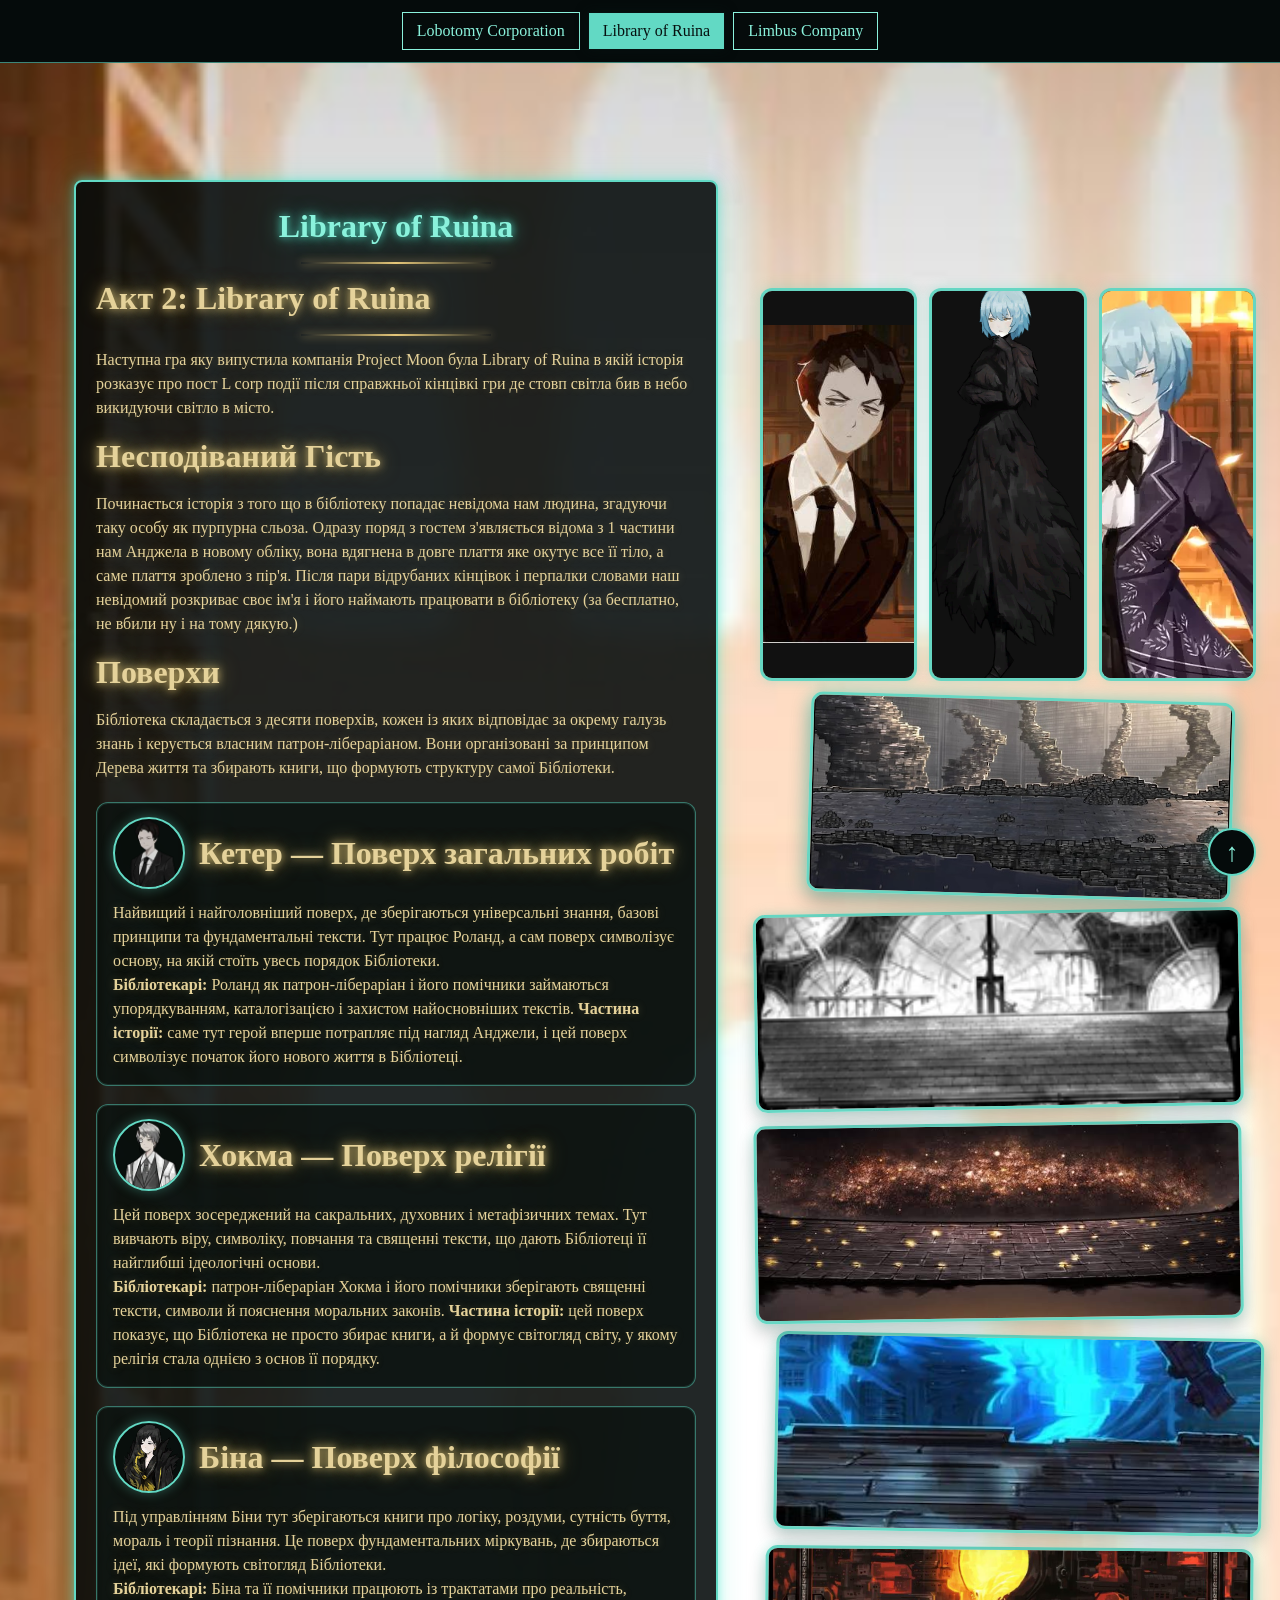
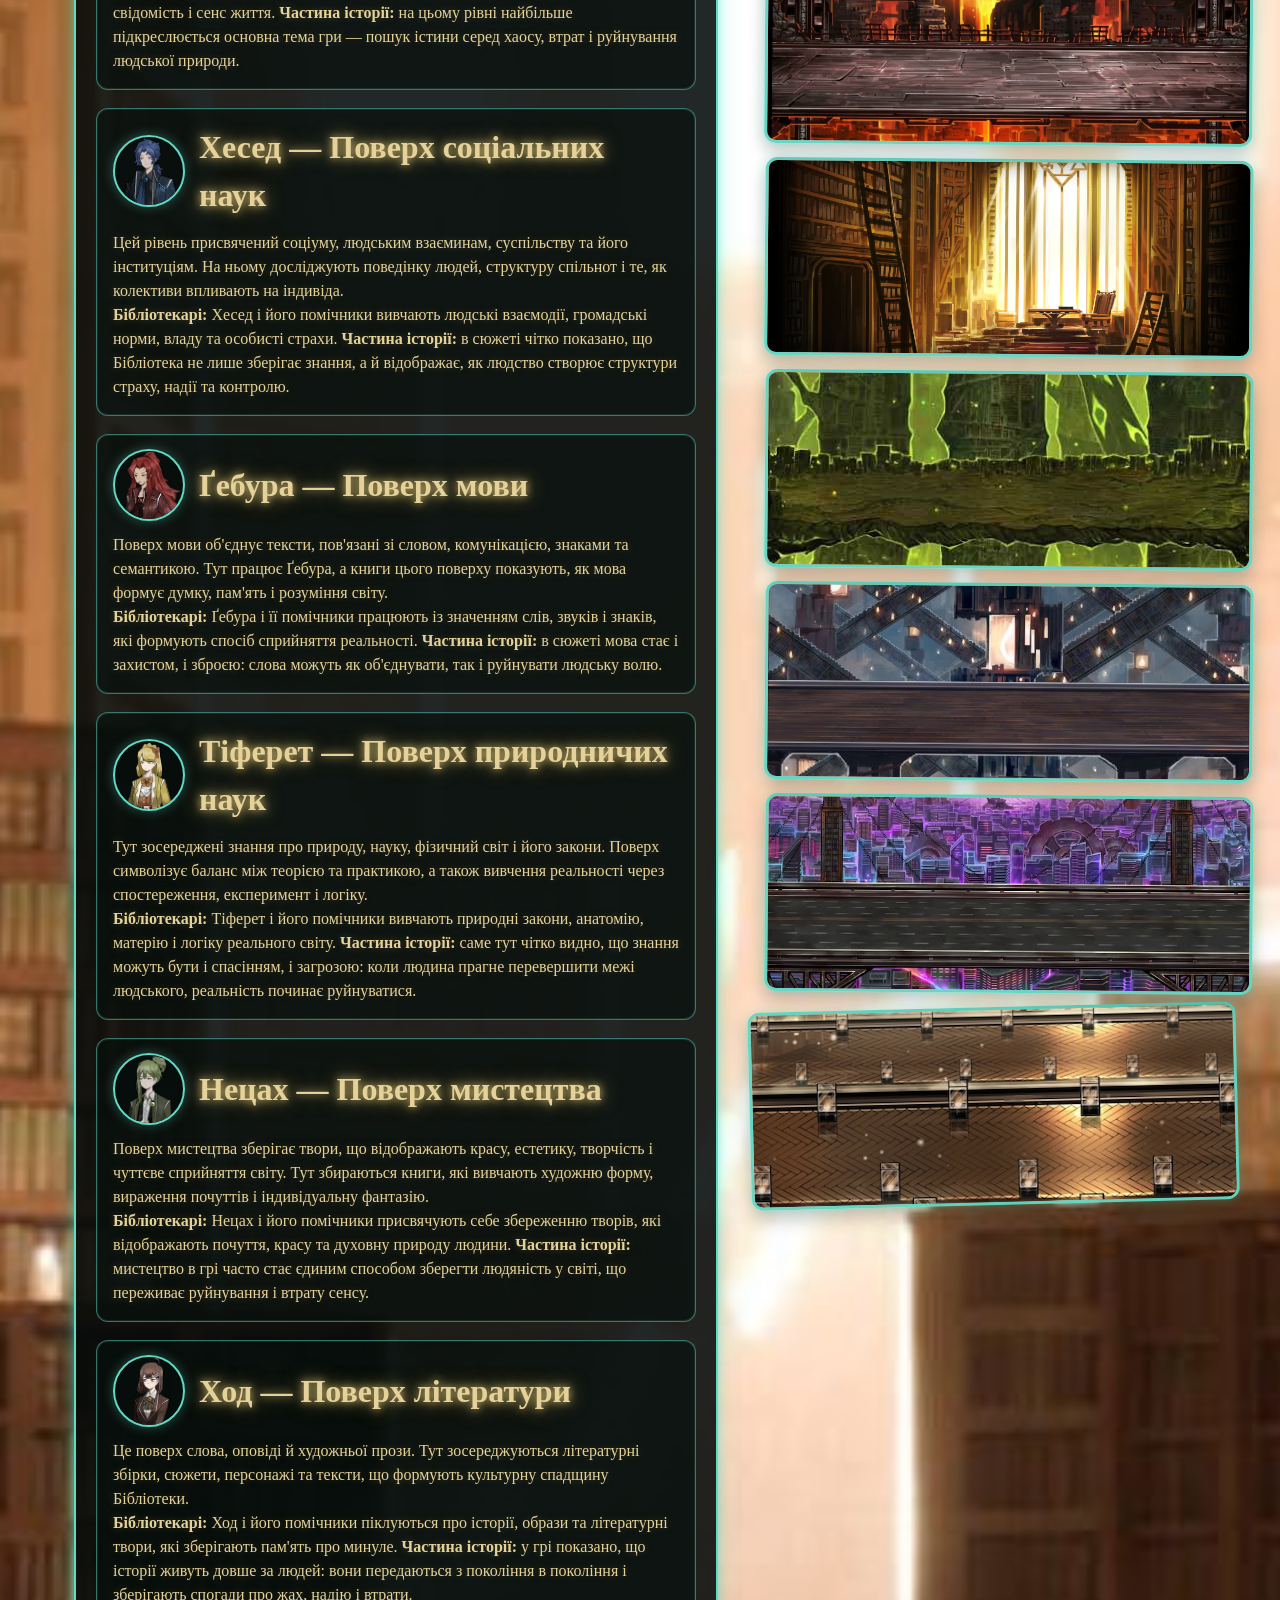
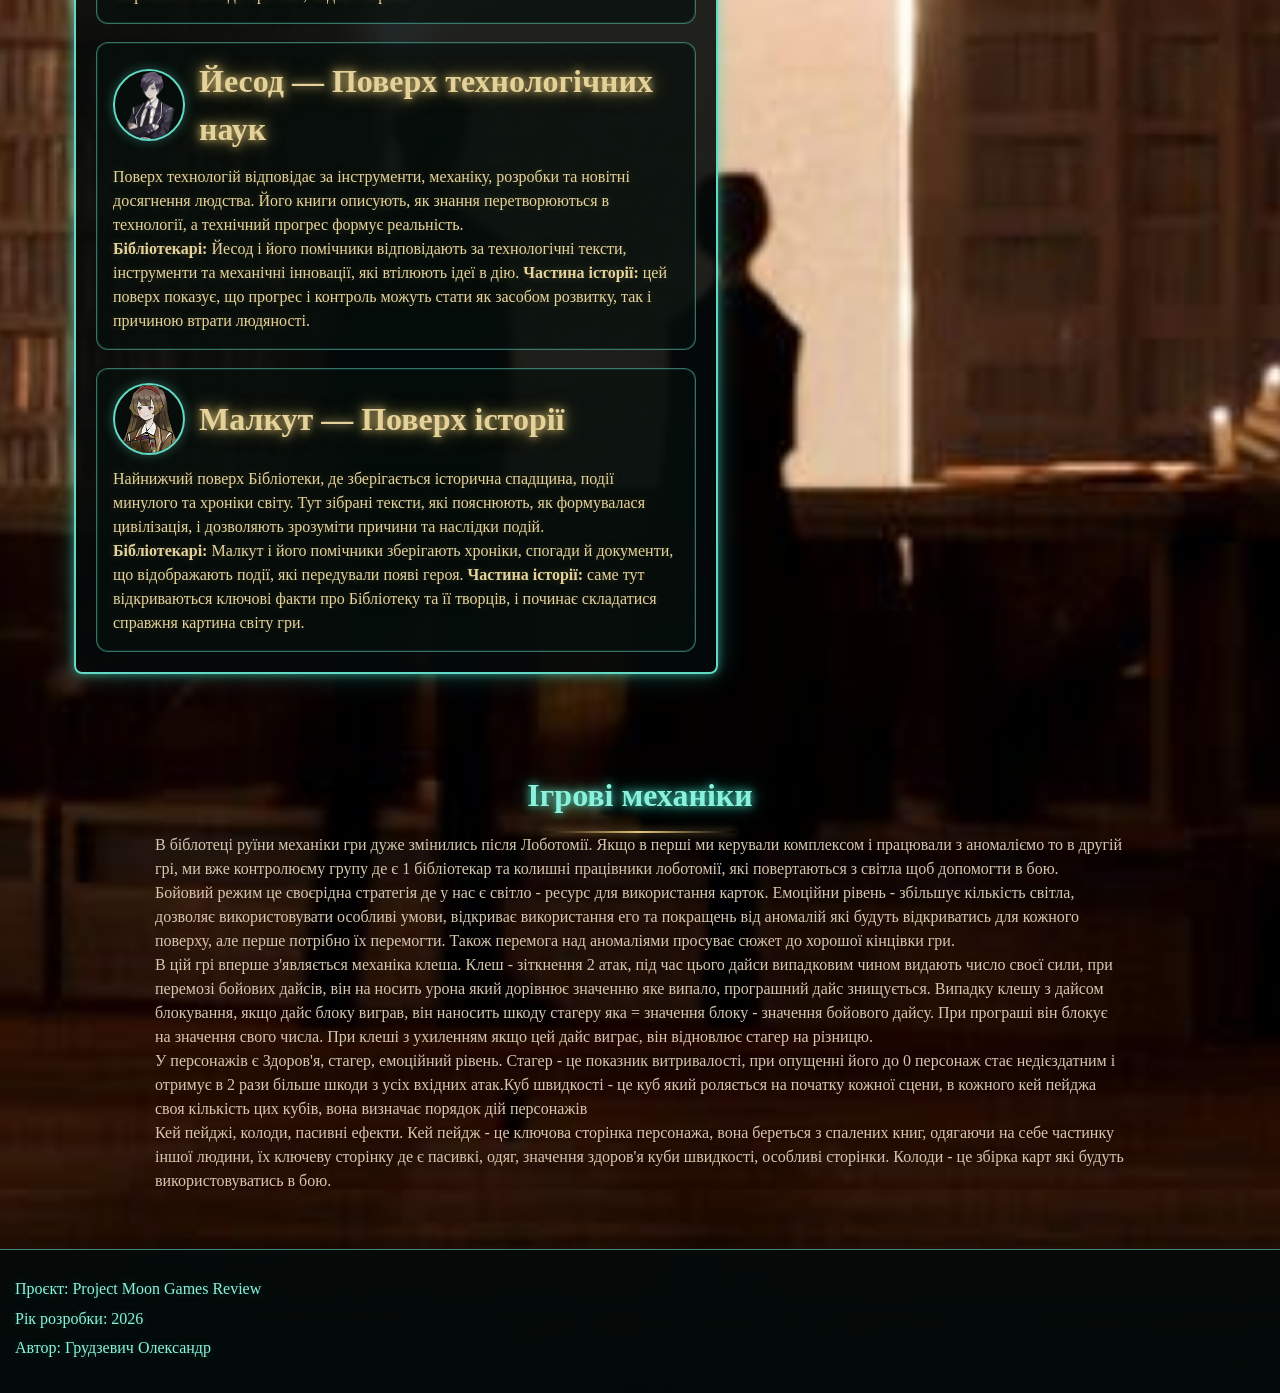
<file: library-of-ruina.html>
<!DOCTYPE html>
<html lang="uk">
    <head>
        <meta charset="UTF-8">
        <meta name="viewport" content="width=device-width, initial-scale=1.0">
        <link rel="stylesheet" href="css/library-of-ruina.css">
        <title>Library of Ruina | Project Moon</title>
    </head>
    <body class="library-page">
        <header class="library-masthead" id="page-top">
            <nav class="site-nav" aria-label="Навігація між сторінками сайту">
                <a href="Lobotomy.html">Lobotomy Corporation</a>
                <a href="library-of-ruina.html" aria-current="page">Library of Ruina</a>
                <a href="limbus-company.html">Limbus Company</a>
            </nav>
        </header>   
        <main>
            <section class="library-section">
                <div class="container">
                    <div class="card cyan-gold-card">
                        <h3>Library of Ruina</h3>
                        <div class="review-placeholder">
                            <h1>Акт 2: Library of Ruina</h1>
                            <p>Наступна гра яку випустила компанія Project Moon була Library of Ruina в якій історія розказує про пост L corp події після справжньої кінцівкі гри де стовп світла бив в небо викидуючи світло в місто.</p>
                            <h2>Несподіваний Гість</h2>
                            <p>Починається історія з того що в бібліотеку попадає невідома нам людина, згадуючи таку особу як пурпурна сльоза. Одразу поряд з гостем з'являється відома з 1 частини нам Анджела в новому обліку, вона вдягнена в довге плаття яке окутує все її тіло, а саме плаття зроблено з пір'я. Після пари відрубаних кінцівок і перпалки словами наш невідомий розкриває своє ім'я і його наймають працювати в бібліотеку (за бесплатно, не вбили ну і на тому дякую.)</p>
                            <h2>Поверхи</h2>
                            <p>Бібліотека складається з десяти поверхів, кожен із яких відповідає за окрему галузь знань і керується власним патрон-лібераріаном. Вони організовані за принципом Дерева життя та збирають книги, що формують структуру самої Бібліотеки.</p>
                            <div class="floor-encyclopedia">
                                <article class="floor-entry">
                                    <div class="floor-entry-header">
                                        <figure class="librarian-portrait">
                                            <img src="css/image/RolandProfile.webp" alt="Роланд" />
                                        </figure>
                                        <h3>Кетер — Поверх загальних робіт</h3>
                                    </div>
                                    <p>Найвищий і найголовніший поверх, де зберігаються універсальні знання, базові принципи та фундаментальні тексти. Тут працює Роланд, а сам поверх символізує основу, на якій стоїть увесь порядок Бібліотеки.</p>
                                    <p><strong>Бібліотекарі:</strong> Роланд як патрон-лібераріан і його помічники займаються упорядкуванням, каталогізацією і захистом найосновніших текстів. <strong>Частина історії:</strong> саме тут герой вперше потрапляє під нагляд Анджели, і цей поверх символізує початок його нового життя в Бібліотеці.</p>
                                </article>
                                <article class="floor-entry">
                                    <div class="floor-entry-header">
                                        <figure class="librarian-portrait">
                                            <img src="css/image/HokmaProfile.webp" alt="Хокма" />
                                        </figure>
                                        <h3>Хокма — Поверх релігії</h3>
                                    </div>
                                    <p>Цей поверх зосереджений на сакральних, духовних і метафізичних темах. Тут вивчають віру, символіку, повчання та священні тексти, що дають Бібліотеці її найглибші ідеологічні основи.</p>
                                    <p><strong>Бібліотекарі:</strong> патрон-лібераріан Хокма і його помічники зберігають священні тексти, символи й пояснення моральних законів. <strong>Частина історії:</strong> цей поверх показує, що Бібліотека не просто збирає книги, а й формує світогляд світу, у якому релігія стала однією з основ її порядку.</p>
                                </article>
                                <article class="floor-entry">
                                    <div class="floor-entry-header">
                                        <figure class="librarian-portrait">
                                            <img src="css/image/BinahProfile.webp" alt="Біна" />
                                        </figure>
                                        <h3>Біна — Поверх філософії</h3>
                                    </div>
                                    <p>Під управлінням Біни тут зберігаються книги про логіку, роздуми, сутність буття, мораль і теорії пізнання. Це поверх фундаментальних міркувань, де збираються ідеї, які формують світогляд Бібліотеки.</p>
                                    <p><strong>Бібліотекарі:</strong> Біна та її помічники працюють із трактатами про реальність, свідомість і сенс життя. <strong>Частина історії:</strong> на цьому рівні найбільше підкреслюється основна тема гри — пошук істини серед хаосу, втрат і руйнування людської природи.</p>
                                </article>
                                <article class="floor-entry">
                                    <div class="floor-entry-header">
                                        <figure class="librarian-portrait">
                                            <img src="css/image/ChesedProfile.webp" alt="Хесед" />
                                        </figure>
                                        <h3>Хесед — Поверх соціальних наук</h3>
                                    </div>
                                    <p>Цей рівень присвячений соціуму, людським взаєминам, суспільству та його інституціям. На ньому досліджують поведінку людей, структуру спільнот і те, як колективи впливають на індивіда.</p>
                                    <p><strong>Бібліотекарі:</strong> Хесед і його помічники вивчають людські взаємодії, громадські норми, владу та особисті страхи. <strong>Частина історії:</strong> в сюжеті чітко показано, що Бібліотека не лише зберігає знання, а й відображає, як людство створює структури страху, надії та контролю.</p>
                                </article>
                                <article class="floor-entry">
                                    <div class="floor-entry-header">
                                        <figure class="librarian-portrait">
                                            <img src="css/image/GeburaProfile.webp" alt="Ґебура" />
                                        </figure>
                                        <h3>Ґебура — Поверх мови</h3>
                                    </div>
                                    <p>Поверх мови об'єднує тексти, пов'язані зі словом, комунікацією, знаками та семантикою. Тут працює Ґебура, а книги цього поверху показують, як мова формує думку, пам'ять і розуміння світу.</p>
                                    <p><strong>Бібліотекарі:</strong> Ґебура і її помічники працюють із значенням слів, звуків і знаків, які формують спосіб сприйняття реальності. <strong>Частина історії:</strong> в сюжеті мова стає і захистом, і зброєю: слова можуть як об'єднувати, так і руйнувати людську волю.</p>
                                </article>
                                <article class="floor-entry">
                                    <div class="floor-entry-header">
                                        <figure class="librarian-portrait">
                                            <img src="css/image/TipherethProfile.webp" alt="Тіферет" />
                                        </figure>
                                        <h3>Тіферет — Поверх природничих наук</h3>
                                    </div>
                                    <p>Тут зосереджені знання про природу, науку, фізичний світ і його закони. Поверх символізує баланс між теорією та практикою, а також вивчення реальності через спостереження, експеримент і логіку.</p>
                                    <p><strong>Бібліотекарі:</strong> Тіферет і його помічники вивчають природні закони, анатомію, матерію і логіку реального світу. <strong>Частина історії:</strong> саме тут чітко видно, що знання можуть бути і спасінням, і загрозою: коли людина прагне перевершити межі людського, реальність починає руйнуватися.</p>
                                </article>
                                <article class="floor-entry">
                                    <div class="floor-entry-header">
                                        <figure class="librarian-portrait">
                                            <img src="css/image/NetzachProfile.webp" alt="Нецах" />
                                        </figure>
                                        <h3>Нецах — Поверх мистецтва</h3>
                                    </div>
                                    <p>Поверх мистецтва зберігає твори, що відображають красу, естетику, творчість і чуттєве сприйняття світу. Тут збираються книги, які вивчають художню форму, вираження почуттів і індивідуальну фантазію.</p>
                                    <p><strong>Бібліотекарі:</strong> Нецах і його помічники присвячують себе збереженню творів, які відображають почуття, красу та духовну природу людини. <strong>Частина історії:</strong> мистецтво в грі часто стає єдиним способом зберегти людяність у світі, що переживає руйнування і втрату сенсу.</p>
                                </article>
                                <article class="floor-entry">
                                    <div class="floor-entry-header">
                                        <figure class="librarian-portrait">
                                            <img src="css/image/HodProfile.webp" alt="Ход" />
                                        </figure>
                                        <h3>Ход — Поверх літератури</h3>
                                    </div>
                                    <p>Це поверх слова, оповіді й художньої прози. Тут зосереджуються літературні збірки, сюжети, персонажі та тексти, що формують культурну спадщину Бібліотеки.</p>
                                    <p><strong>Бібліотекарі:</strong> Ход і його помічники піклуються про історії, образи та літературні твори, які зберігають пам'ять про минуле. <strong>Частина історії:</strong> у грі показано, що історії живуть довше за людей: вони передаються з покоління в покоління і зберігають спогади про жах, надію і втрати.</p>
                                </article>
                                <article class="floor-entry">
                                    <div class="floor-entry-header">
                                        <figure class="librarian-portrait">
                                            <img src="css/image/YesodProfile.webp" alt="Йесод" />
                                        </figure>
                                        <h3>Йесод — Поверх технологічних наук</h3>
                                    </div>
                                    <p>Поверх технологій відповідає за інструменти, механіку, розробки та новітні досягнення людства. Його книги описують, як знання перетворюються в технології, а технічний прогрес формує реальність.</p>
                                    <p><strong>Бібліотекарі:</strong> Йесод і його помічники відповідають за технологічні тексти, інструменти та механічні інновації, які втілюють ідеї в дію. <strong>Частина історії:</strong> цей поверх показує, що прогрес і контроль можуть стати як засобом розвитку, так і причиною втрати людяності.</p>
                                </article>
                                <article class="floor-entry">
                                    <div class="floor-entry-header">
                                        <figure class="librarian-portrait">
                                            <img src="css/image/MalkuthProfile.webp" alt="Малкут" />
                                        </figure>
                                        <h3>Малкут — Поверх історії</h3>
                                    </div>
                                    <p>Найнижчий поверх Бібліотеки, де зберігається історична спадщина, події минулого та хроніки світу. Тут зібрані тексти, які пояснюють, як формувалася цивілізація, і дозволяють зрозуміти причини та наслідки подій.</p>
                                    <p><strong>Бібліотекарі:</strong> Малкут і його помічники зберігають хроніки, спогади й документи, що відображають події, які передували появі героя. <strong>Частина історії:</strong> саме тут відкриваються ключові факти про Бібліотеку та її творців, і починає складатися справжня картина світу гри.</p>
                                </article>
                            </div>
                        </div>
                    </div>

                    <div class="media-frame" aria-label="Галерея персонажів та поверхів">
                        <div class="media-pair">
                            <figure class="portrait portrait-left">
                                <img src="css/image/Roland.jfif" alt="Roland" />
                            </figure>
                            <figure class="portrait portrait-center">
                                <img src="css/image/299px-AngelaAltFullBody.webp" alt="Angela" />
                            </figure>
                            <figure class="portrait portrait-right">
                                <img src="css/image/Angela.webp" alt="Angela" />
                            </figure>
                        </div>

                        <div class="floor-stack" aria-label="Поверхи бібліотеки в порядку від Кетера до Истории">
                            <figure class="floor-card floor-card--keter">
                                <img src="css/image/Floor%20of%20general%20works.jfif" alt="Keter" />
                            </figure>
                            <figure class="floor-card floor-card--religion">
                                <img src="css/image/floor%20of%20religion.webp" alt="Floor of religion" />
                            </figure>
                            <figure class="floor-card floor-card--philosophy">
                                <img src="css/image/floor%20of%20philosophy.jfif" alt="Floor of philosophy" />
                            </figure>
                            <figure class="floor-card floor-card--social">
                                <img src="css/image/floor%20of%20social%20sciences.jfif" alt="Floor of social sciences" />
                            </figure>
                            <figure class="floor-card floor-card--language">
                                <img src="css/image/floor%20of%20language.jpg" alt="Floor of language" />
                            </figure>
                            <figure class="floor-card floor-card--nature">
                                <img src="css/image/floor%20of%20natural%20sciences.jpg" alt="Floor of natural sciences" />
                            </figure>
                            <figure class="floor-card floor-card--art">
                                <img src="css/image/Floor%20of%20art.jpg" alt="Floor of art" />
                            </figure>
                            <figure class="floor-card floor-card--literature">
                                <img src="css/image/floor%20of%20literature.jpg" alt="Floor of literature" />
                            </figure>
                            <figure class="floor-card floor-card--technology">
                                <img src="css/image/floor%20of%20technologi%20science.jpg" alt="Floor of technology" />
                            </figure>
                            <figure class="floor-card floor-card--history">
                                <img src="css/image/floor%20of%20history.jfif" alt="Floor of history" />
                            </figure>
                        </div>
                    </div>
                </div>
            </section>
            <section class="game-mechanics">
                <div class="container">
                    <div class="game-mechanics-card">
                        <h3>Ігрові механіки</h3>
                        <p>В біблотеці руїни механіки гри дуже змінились після Лоботомії. Якщо в перші ми керували комплексом і працювали з аномаліємо то в другій грі, ми вже контролюєму групу де є 1 бібліотекар та колишні працівники лоботомії, які повертаються з світла щоб допомогти в бою.</p>
                        <p>Бойовий режим це своєрідна стратегія де у нас є світло - ресурс для використання карток. Емоційни рівень - збільшує кількість світла, дозволяє використовувати особливі умови, відкриває використання его та покращень від аномалій які будуть відкриватись для кожного поверху, але перше потрібно їх перемогти. Також перемога над аномаліями просуває сюжет до хорошої кінцівки гри.</p>
                        <p>В цій грі вперше з'являється механіка клеша. Клеш - зіткнення 2 атак, під час цього дайси випадковим чином видають число своєї сили, при перемозі бойових дайсів, він на носить урона який дорівнює значенню яке випало, програшний дайс знищується. Випадку клешу з дайсом блокування, якщо дайс блоку виграв, він наносить шкоду стагеру яка = значення блоку - значення бойового дайсу. При програші він блокує на значення свого числа. При клеші з ухиленням якщо цей дайс виграє, він відновлює стагер на різницю.</p>
                        <p>У персонажів є Здоров'я, стагер, емоційний рівень. Стагер - це показник витривалості, при опущенні його до 0 персонаж стає недієздатним і отримує в 2 рази більше шкоди з усіх вхідних атак.Куб швидкості - це куб який роляється на початку кожної сцени, в кожного кей пейджа своя кількість цих кубів, вона визначає порядок дій персонажів</p>
                        <p>Кей пейджі, колоди, пасивні ефекти. Кей пейдж - це ключова сторінка персонажа, вона береться з спалених книг, одягаючи на себе частинку іншої людини, їх ключеву сторінку де є пасивкі, одяг, значення здоров'я куби швидкості, особливі сторінки. Колоди - це збірка карт які будуть використовуватись в бою.</p>
                    </div>
                </div>
            </section>
        </main>
        <footer class="site-footer">
            <p>Проєкт: Project Moon Games Review</p>
            <p>Рік розробки: 2026</p>
            <p>Автор: Грудзевич Олександр</p>
        </footer>
        <a class="back-to-top" href="#page-top" aria-label="Повернутися нагору">↑</a>
    </body>
</html>
</file>
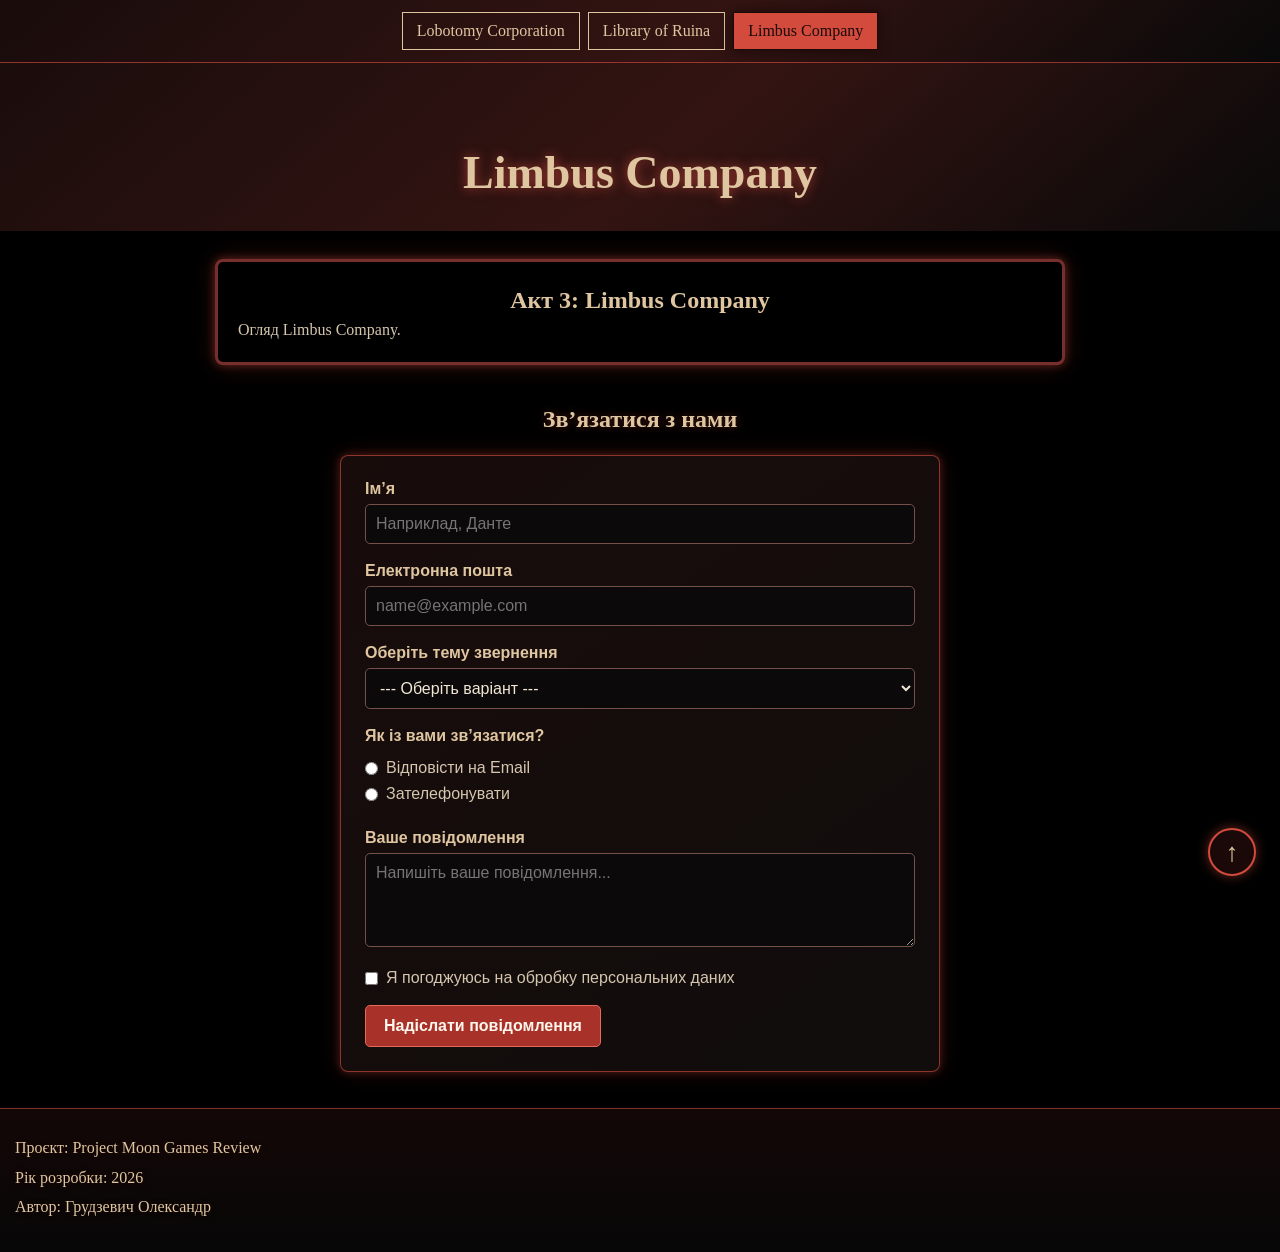
<file: limbus-company.html>
<!DOCTYPE html>
<html lang="uk">
    <head>
        <meta charset="UTF-8">
        <meta name="viewport" content="width=device-width, initial-scale=1.0">
        <link rel="stylesheet" href="css/limbus-company.css">
        <title>Limbus Company | Project Moon</title>
    </head>
    <body class="limbus-page">
        <header class="limbus-masthead" id="page-top">
            <nav class="site-nav" aria-label="Навігація між іграми">
                <a href="Lobotomy.html">Lobotomy Corporation</a>
                <a href="library-of-ruina.html">Library of Ruina</a>
                <a href="limbus-company.html" aria-current="page">Limbus Company</a>
            </nav>
            <h1>Limbus Company</h1>
        </header>
        <main class="container limbus-main">
            <section class="card limbus-card">
                <h2>Акт 3: Limbus Company</h2>
                <p>Огляд Limbus Company.</p>
            </section>
            <section class="contact-section" id="contact">
                <h2>Зв’язатися з нами</h2>
                <form class="contact-form" action="#" method="POST">
                    <div class="form-field">
                        <label for="user-name">Ім’я</label>
                        <input type="text" id="user-name" name="user_name" placeholder="Наприклад, Данте" required>
                    </div>
                    <div class="form-field">
                        <label for="user-email">Електронна пошта</label>
                        <input type="email" id="user-email" name="user_email" placeholder="name@example.com" required>
                    </div>
                    <div class="form-field">
                        <label for="contact-topic">Оберіть тему звернення</label>
                        <select id="contact-topic" name="topic">
                            <option value="" disabled selected>--- Оберіть варіант ---</option>
                            <option value="gameplay">Ігровий процес</option>
                            <option value="characters">Персонажі та історія</option>
                            <option value="feedback">Відгук про сайт</option>
                        </select>
                    </div>
                    <fieldset class="form-field contact-method">
                        <legend>Як із вами зв’язатися?</legend>
                        <div class="choice-option">
                            <input type="radio" id="contact-email" name="contact_method" value="email">
                            <label for="contact-email">Відповісти на Email</label>
                        </div>
                        <div class="choice-option">
                            <input type="radio" id="contact-phone" name="contact_method" value="phone">
                            <label for="contact-phone">Зателефонувати</label>
                        </div>
                    </fieldset>
                    <div class="form-field" id="phone-field" hidden>
                        <label for="phone-number">Номер телефону</label>
                        <input type="tel" id="phone-number" name="phone_number" placeholder="+380..." autocomplete="tel">
                    </div>
                    <div class="form-field">
                        <label for="message">Ваше повідомлення</label>
                        <textarea id="message" name="message" rows="4" placeholder="Напишіть ваше повідомлення..."></textarea>
                    </div>
                    <div class="choice-option consent-option">
                        <input type="checkbox" id="terms" name="terms" required>
                        <label for="terms">Я погоджуюсь на обробку персональних даних</label>
                    </div>
                    <button type="submit">Надіслати повідомлення</button>
                </form>
            </section>
        </main>
        <footer class="site-footer">
            <p>Проєкт: Project Moon Games Review</p>
            <p>Рік розробки: 2026</p>
            <p>Автор: Грудзевич Олександр</p>
        </footer>
        <a class="back-to-top" href="#page-top" aria-label="Повернутися нагору">↑</a>
        <script>
            const phoneField = document.getElementById("phone-field");
            const phoneNumber = document.getElementById("phone-number");
            const contactMethods = document.querySelectorAll('input[name="contact_method"]');

            function updatePhoneField() {
                const shouldShowPhone = document.getElementById("contact-phone").checked;
                phoneField.hidden = !shouldShowPhone;
                phoneNumber.required = shouldShowPhone;
            }

            contactMethods.forEach((method) => {
                method.addEventListener("change", updatePhoneField);
            });

            updatePhoneField();
        </script>
    </body>
</html>
</file>
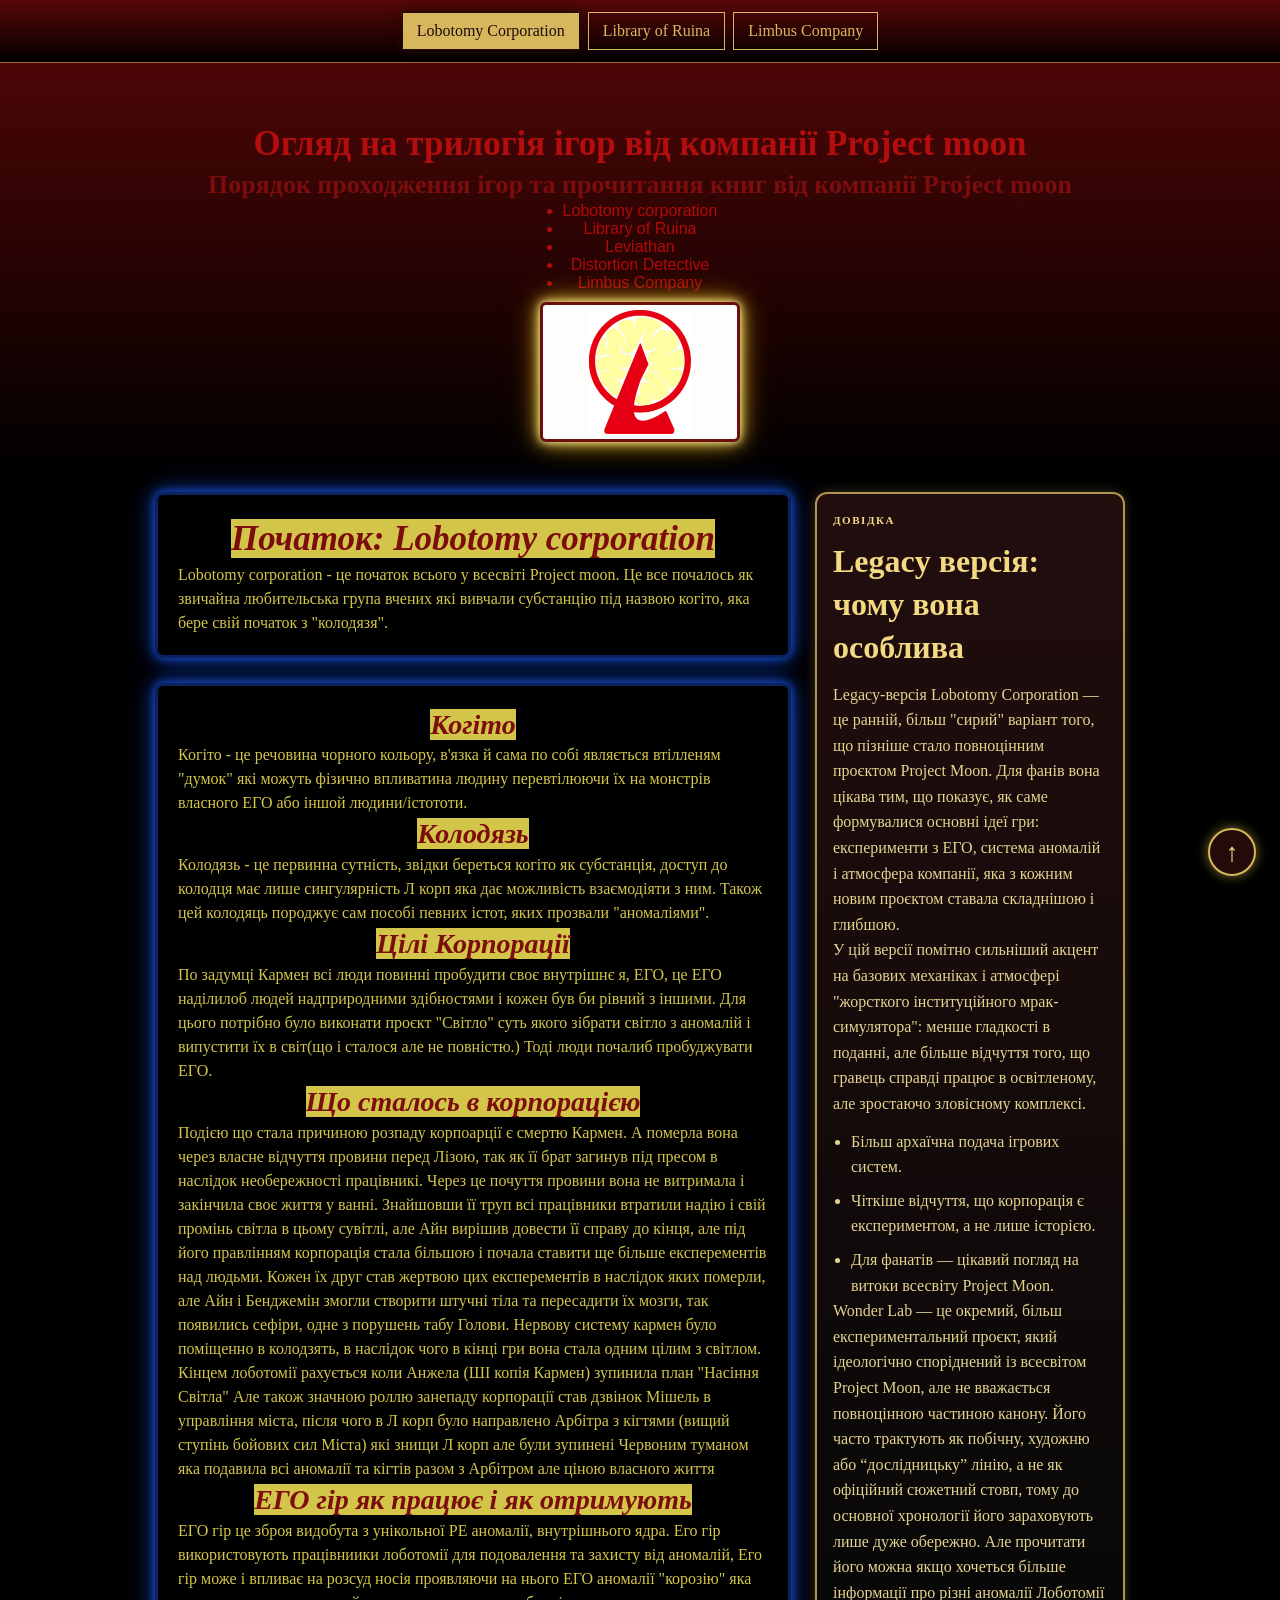
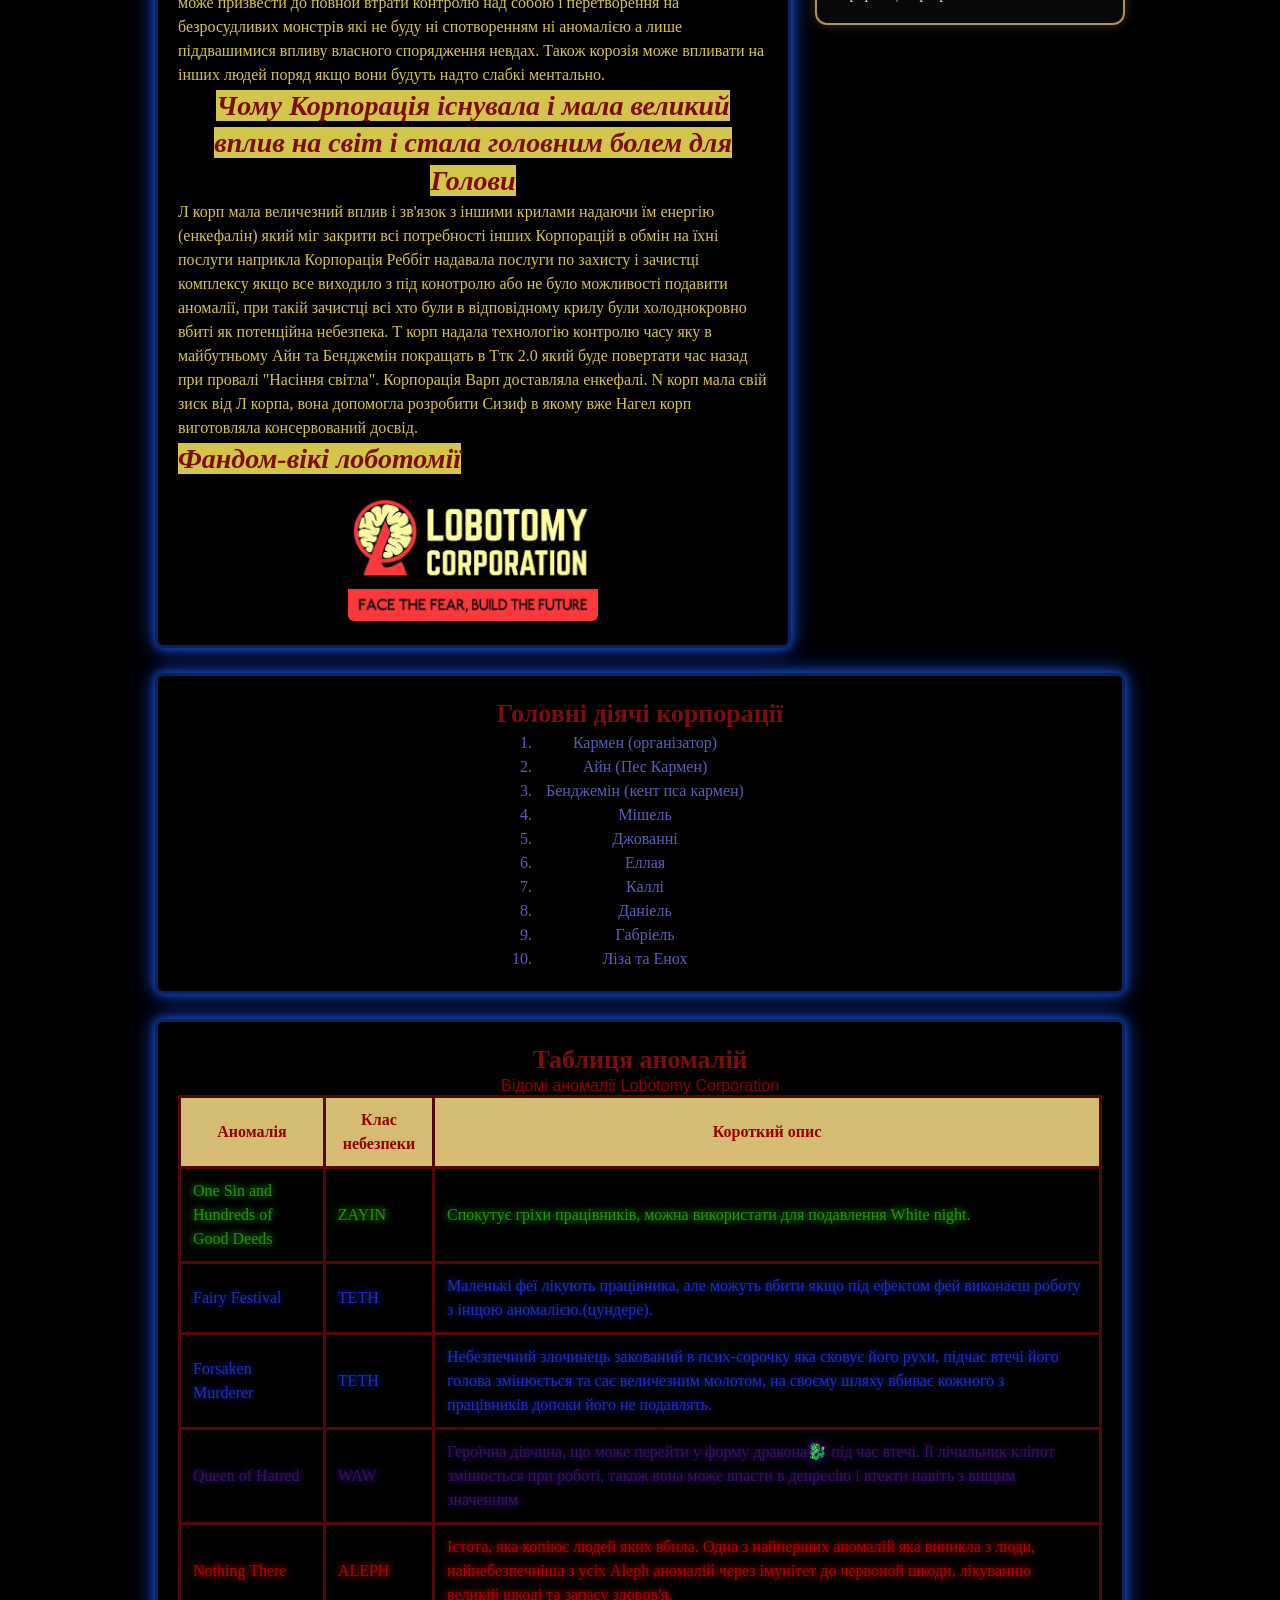
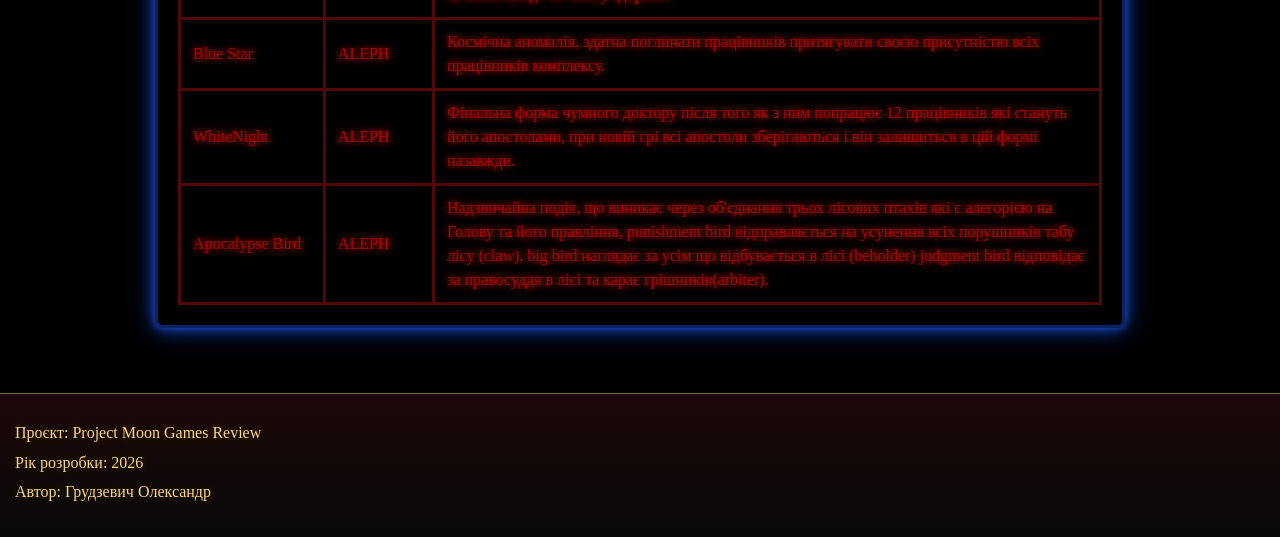
<file: Lobotomy.html>
<!DOCTYPE html>
<html lang="uk">
    <head>
        <link rel="stylesheet" href="css/lobotomy.css">
        <meta charset="UTF-8">
        <meta name="viewport" content="width=device-width, initial-scale=1.0">
        <title>Огляд на трилогія ігор від компанії Project moon</title>
    </head>
    <body class="lobotomy-page">
        <header class="background" id="page-top">
            <div class="container">
                <nav class="site-nav" aria-label="Навігація між іграми">
                    <a href="Lobotomy.html" aria-current="page">Lobotomy Corporation</a>
                    <a href="library-of-ruina.html">Library of Ruina</a>
                    <a href="limbus-company.html">Limbus Company</a>
                </nav>
                <h1 class="first">Огляд на трилогія ігор від компанії Project moon</h1>
                <h3>Порядок проходження ігор та прочитання книг від компанії Project moon</h3>
                <ul class="second">
                    <li>Lobotomy corporation</li>
                    <li>Library of Ruina</li>
                    <li>Leviathan</li>
                    <li>Distortion Detective</li>
                    <li>Limbus Company</li>
                </ul>
                <div class="gallery">
                    <img src="css/image/Lcorplogo.jfif" alt="Логотип Корпорації Лоботомія" class="logo"/>
                </div>
            </div>
        </header>
        <main class="container">
            <div class="background2">
                <div class="story-layout">
                    <div class="story-column">
                        <section class="card">
                            <h1 id="page-title"><strong><em>Початок: Lobotomy corporation</em></strong></h1>
                            <p>Lobotomy corporation - це початок всього у всесвіті Project moon. Це
                        все почалось як звичайна любительська група вчених які вивчали
                        субстанцію під назвою когіто, яка бере свій початок з "колодязя".</p>
                        </section>
                        <section class="card">
                            <h2><strong><em>Когіто</em></strong></h2>
                            <p>Когіто - це речовина чорного кольору, в'язка й сама по собі являється
                        втілленям "думок" які можуть фізично впливатина людину перевтілюючи
                        їх на монстрів власного ЕГО або іншой людини/істототи.</p>
                            <h2><strong><em>Колодязь</em></strong></h2>
                            <p>Колодязь - це первинна сутність, звідки береться когіто як
                        субстанція, доступ до колодця має лише сингулярність Л корп яка дає
                        можливість взаємодіяти з ним. Також цей колодяць породжує сам пособі
                        певних істот, яких прозвали "аномаліями".</p>
                        <h2><strong><em>Цілі Корпорації</em></strong></h2>
                        <p>По задумці Кармен всі люди повинні пробудити своє внутрішнє я, ЕГО, це ЕГО наділилоб людей надприродними здібностями і кожен був би рівний з іншими. Для цього потрібно було виконати проєкт "Світло" суть якого зібрати світло з аномалій і випустити їх в світ(що і сталося але не повністю.) Тоді люди почалиб пробуджувати ЕГО.</p>
                        <h2><strong><em>Що сталось в корпорацією</em></strong></h2>
                        <p>Подією що стала причиною розпаду корпоарції є смертю Кармен. А померла вона через власне відчуття провини перед Лізою, так як її брат загинув під пресом в наслідок необережності працівникі. Через це почуття провини вона не витримала і закінчила своє життя у ванні. Знайшовши її труп всі працівники втратили надію і свій промінь світла в цьому сувітлі, але Айн вирішив довести її справу до кінця, але під його правлінням корпорація стала більшою і почала ставити ще більше експерементів над людьми. Кожен їх друг став жертвою цих експерементів в наслідок яких померли, але Айн і Бенджемін змогли створити штучні тіла та пересадити їх мозги, так появились сефіри, одне з порушень табу Голови. Нервову систему кармен було поміщенно в колодзять, в наслідок чого в кінці гри вона стала одним цілим з світлом. Кінцем лоботомії рахується коли Анжела (ШІ копія Кармен) зупинила план "Насіння Світла" Але також значною роллю занепаду корпорації став дзвінок Мішель в управління міста, після чого в Л корп було направлено Арбітра з кігтями (вищий ступінь бойових сил Міста) які знищи Л корп але були зупинені Червоним туманом яка подавила всі аномалії та кігтів разом з Арбітром але ціною власного життя</p>
                        <h2><strong><em>ЕГО гір як працює і як отримують</em></strong></h2>
                        <p>ЕГО гір це зброя видобута з унікольної PE аномалії, внутрішнього ядра. Его гір використовують працівниики лоботомії для подовалення та захисту від аномалій, Его гір може і впливає на розсуд носія проявляючи на нього ЕГО аномалії "корозію" яка може призвести до повной втрати контролю над собою і перетворення на безросудливих монстрів які не буду ні спотворенням ні аномалією а лише піддвашимися впливу власного спорядження невдах. Також корозія може впливати на інших людей поряд якщо вони будуть надто слабкі ментально.</p>
                        <h2><strong><em>Чому Корпорація існувала і мала великий вплив на світ і стала головним болем для Голови</em></strong></h2>
                        <p>Л корп мала величезний вплив і зв'язок з іншими крилами надаючи їм енергію (енкефалін) який міг закрити всі потребності інших Корпорацій в обмін на їхні послуги наприкла Корпорація Реббіт надавала послуги по захисту і зачистці комплексу якщо все виходило з під конотролю або не було можливості подавити аномалії, при такій зачистці всі хто були в відповідному крилу були холоднокровно вбиті як потенційна небезпека. Т корп надала технологію контролю часу яку в майбутньому Айн та Бенджемін покращать в Ттк 2.0 який буде повертати час назад при провалі "Насіння світла". Корпорація Варп доставляла енкефалі. N корп мала свій зиск від Л корпа, вона допомогла розробити Сизиф в якому вже Нагел корп виготовляла консервований досвід. </p>
                        <h2 class="wikifandom-text"><strong><em>Фандом-вікі лоботомії</em></strong></h2>
                            <a class="wikifandom-link" href="https://lobotomycorp.fandom.com/wiki/Home">
                                <img src="css/image/images (1).jfif" alt="Фандом-вікі лоботомії"/></a>
                        </section>
                    </div>

                    <aside class="info-aside" aria-label="Довідка про Legacy версію Lobotomy Corporation">
                        <p class="aside-label">Довідка</p>
                        <h3>Legacy версія: чому вона особлива</h3>
                        <p>Legacy-версія Lobotomy Corporation — це ранній, більш "сирий" варіант того, що пізніше стало повноцінним проєктом Project Moon. Для фанів вона цікава тим, що показує, як саме формувалися основні ідеї гри: експерименти з ЕГО, система аномалій і атмосфера компанії, яка з кожним новим проєктом ставала складнішою і глибшою.</p>
                        <p>У цій версії помітно сильніший акцент на базових механіках і атмосфері "жорсткого інституційного мрак-симулятора": менше гладкості в поданні, але більше відчуття того, що гравець справді працює в освітленому, але зростаючо зловісному комплексі.</p>
                        <ul>
                            <li>Більш архаїчна подача ігрових систем.</li>
                            <li>Чіткіше відчуття, що корпорація є експериментом, а не лише історією.</li>
                            <li>Для фанатів — цікавий погляд на витоки всесвіту Project Moon.</li>
                        </ul>
                        <p> Wonder Lab — це окремий, більш експериментальний проєкт, який ідеологічно споріднений із всесвітом Project Moon, але не вважається повноцінною частиною канону. Його часто трактують як побічну, художню або “дослідницьку” лінію, а не як офіційний сюжетний стовп, тому до основної хронології його зараховують лише дуже обережно. Але прочитати його можна якщо хочеться більше інформації про різні аномалії Лоботомії</p>
                    </aside>
                </div>
                <section class="card">
                    <h3>Головні діячі корпорації</h3>
                    <ol class="character-list"> 
                <li> Кармен (організатор) </li>
                <li> Айн     (Пес Кармен)</li>
                <li> Бенджемін (кент пса кармен)</li>
                <li> Мішель </li>
                <li> Джованні</li>
                <li> Еллая </li>
                <li> Каллі </li>
                <li> Даніель </li>
                <li> Габріель</li>
                <li> Ліза та Енох </li>
                    </ol>
                </section>
                <section class="card">
                    <h3>Таблиця аномалій</h3>
                    <div class="table-wrapper" role="region" aria-label="Таблиця аномалій, горизонтальне прокручування" tabindex="0">
                    <table class="table">
                <caption>Відомі аномалії Lobotomy Corporation</caption>
                <thead>
                    <tr class="table_head">
                        <th scope="col">Аномалія</th>
                        <th scope="col">Клас небезпеки</th>
                        <th scope="col">Короткий опис</th>
                    </tr>
                </thead>
                <tbody>
                    <tr class="zayin">
                        <td class="td">One Sin and Hundreds of Good Deeds</td>
                        <td class="td zayin">ZAYIN</td>
                        <td class="td">Спокутує гріхи працівників, можна використати для подавлення White night.</td>
                    </tr>
                    <tr class="teth">
                        <td class="td">Fairy Festival</td>
                        <td class="td teth">TETH</td>
                        <td class="td">Маленькі феї лікують працівника, але можуть вбити якщо під ефектом фей виконаєш роботу з інщою аномалією.(цундере).</td>
                    </tr>
                    <tr class="teth">
                        <td class="td">Forsaken Murderer</td>
                        <td class="td teth">TETH</td>
                        <td class="td">Небезпечний злочинець закований в псих-сорочку яка сковує його рухи, підчас втечі його голова змінюється та сає величезним молотом, на своєму шляху вбиває кожного з працівників допоки його не подавлять.</td>
                    </tr>
                    <tr class="waw">
                        <td class="td">Queen of Hatred</td>
                        <td class="td waw">WAW</td>
                        <td class="td">Героїчна дівчина, що може перейти у форму дракона🐉 під
                            час втечі. Її лічильник кліпот змінюється при роботі, також вона може впасти в депресію і втекти навіть з вищим значенням</td>
                    </tr>
                    <tr class="aleph">
                        <td class="td">Nothing There</td>
                        <td class="td aleph">ALEPH</td>
                        <td class="td">Істота, яка копіює людей яких вбила. Одна з найперших аномалій яка виникла з люди, найнебезпечніша з усіх Aleph аномалій через імунітет до червоной шкоди, лікуванню великій шкоді та запасу здоров'я.</td>
                    </tr>
                    <tr class="aleph">
                        <td class="td">Blue Star</td>
                        <td class="td aleph">ALEPH</td>
                        <td class="td">Космічна аномалія, здатна поглинати працівників притягувати своєю присутністю всіх працівників комплексу.</td>
                    </tr>
                    <tr class="aleph">
                        <td class="td">WhiteNight</td>
                        <td class="td aleph">ALEPH</td>
                        <td class="td">Фінальна форма чумного доктору після того як з ним попрацює 12 працівників які стануть його апостолами, при новій грі всі апостоли зберігаються і він залишиться в цій формі назавжди.</td>
                    </tr>
                    <tr class="aleph">
                        <td class="td">Apocalypse Bird</td>
                        <td class="td aleph">ALEPH</td>
                        <td class="td">Надзвичайна подія, що виникає через об'єднання трьох
                            лісових птахів які є алегорією на Голову та його правління, punishment bird відправляється на усунення всіх порушників табу лісу (claw), big bird наглядає за усім що відбувається в лісі (beholder) judgment bird відповідає за правосуддя в лісі та карає грішників(arbiter).</td>
                    </tr>
                </tbody>
                    </table>
                    </div>
                </section>
            </div>
        </main>
        <footer class="site-footer">
            <p>Проєкт: Project Moon Games Review</p>
            <p>Рік розробки: 2026</p>
            <p>Автор: Грудзевич Олександр</p>
        </footer>
        <a class="back-to-top" href="#page-top" aria-label="Повернутися нагору">↑</a>
    </body>
</html>
</file>
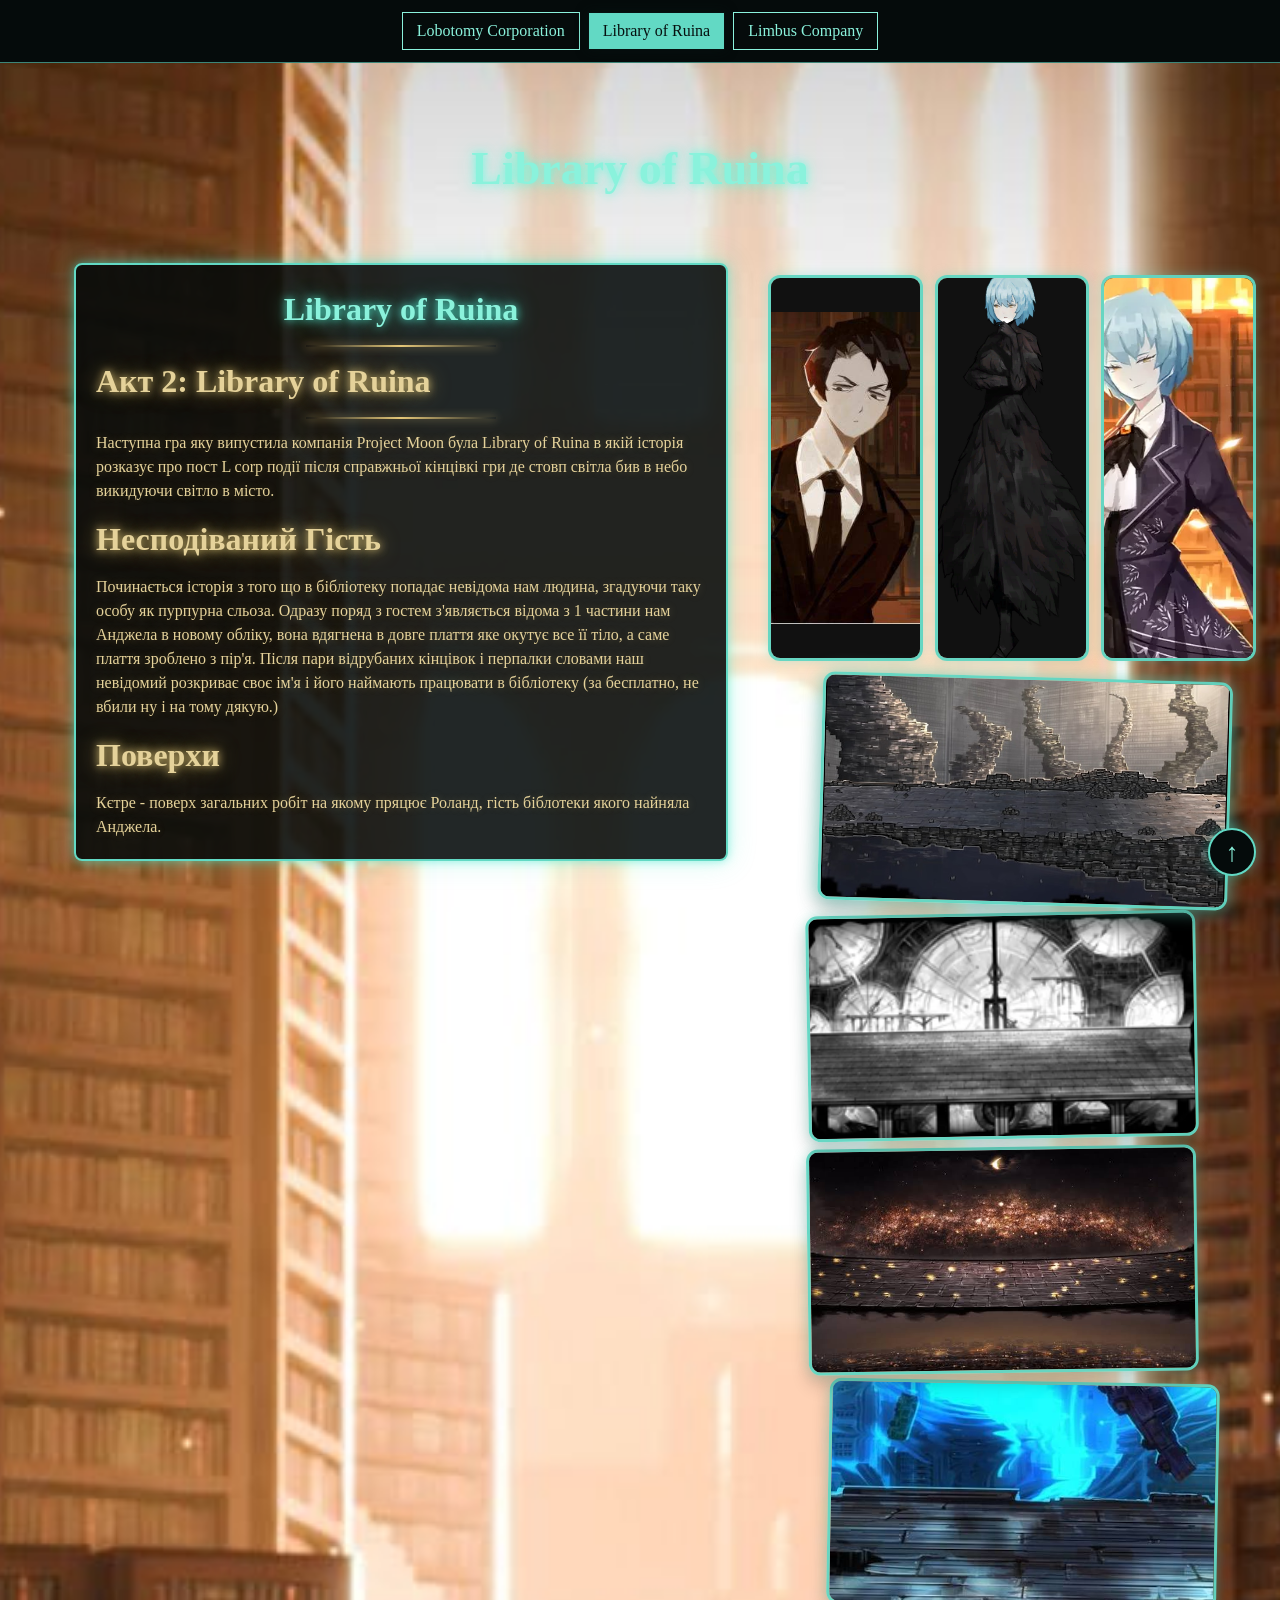
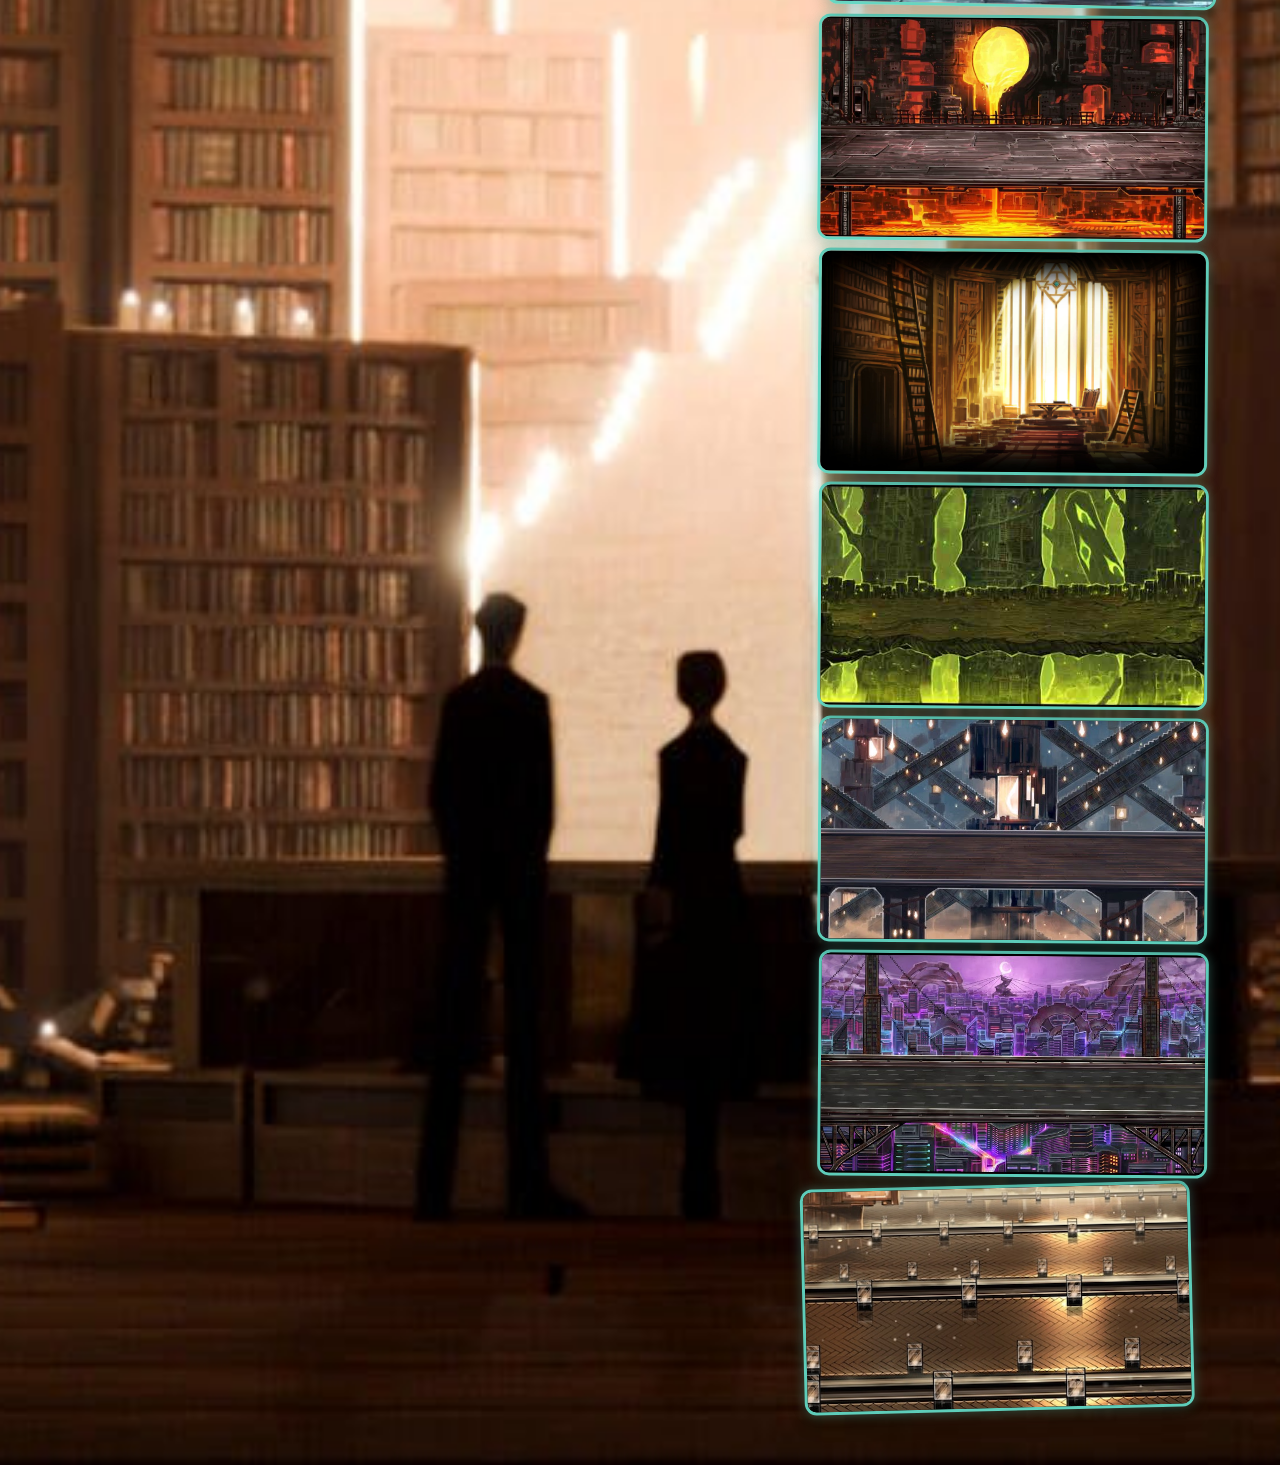
<file: Проєкт project moon games review/library-of-ruina.html>
<!DOCTYPE html>
<html lang="uk">
    <head>
        <meta charset="UTF-8">
        <meta name="viewport" content="width=device-width, initial-scale=1.0">
        <link rel="stylesheet" href="css/library-of-ruina.css">
        <title>Library of Ruina | Project Moon</title>
    </head>
    <body class="library-page">
        <header class="library-masthead" id="page-top">
            <nav class="site-nav" aria-label="Навігація між іграми">
                <a href="Lobotomy.html">Lobotomy Corporation</a>
                <a href="library-of-ruina.html" aria-current="page">Library of Ruina</a>
                <a href="limbus-company.html">Limbus Company</a>
            </nav>
            <h1>Library of Ruina</h1>
        </header>
        <main>
            <section class="library-section">
                <div class="container">
                    <div class="card cyan-gold-card">
                        <h3>Library of Ruina</h3>
                        <div class="review-placeholder">
                            <h1>Акт 2: Library of Ruina</h1>
                            <p>Наступна гра яку випустила компанія Project Moon була Library of Ruina в якій історія розказує про пост L corp події після справжньої кінцівкі гри де стовп світла бив в небо викидуючи світло в місто.</p>
                            <h2>Несподіваний Гість</h2>
                            <p>Починається історія з того що в бібліотеку попадає невідома нам людина, згадуючи таку особу як пурпурна сльоза. Одразу поряд з гостем з'являється відома з 1 частини нам Анджела в новому обліку, вона вдягнена в довге плаття яке окутує все її тіло, а саме плаття зроблено з пір'я. Після пари відрубаних кінцівок і перпалки словами наш невідомий розкриває своє ім'я і його наймають працювати в бібліотеку (за бесплатно, не вбили ну і на тому дякую.)</p>
                            <h2>Поверхи</h2>
                            <p>Кєтре - поверх загальних робіт на якому пряцює Роланд, гість біблотеки якого найняла Анджела.</p>
                        </div>
                    </div>

                    <div class="media-frame" aria-label="Галерея персонажів та поверхів">
                        <div class="media-pair">
                            <figure class="portrait portrait-left">
                                <img src="css/image/Roland.jfif" alt="Roland" />
                            </figure>
                            <figure class="portrait portrait-center">
                                <img src="css/image/299px-AngelaAltFullBody.webp" alt="Angela" />
                            </figure>
                            <figure class="portrait portrait-right">
                                <img src="css/image/Angela.webp" alt="Angela" />
                            </figure>
                        </div>

                        <div class="floor-stack" aria-label="Поверхи бібліотеки в порядку від Кетера до Истории">
                            <figure class="floor-card floor-card--keter">
                                <img src="css/image/Floor%20of%20general%20works.jfif" alt="Keter" />
                            </figure>
                            <figure class="floor-card floor-card--religion">
                                <img src="css/image/floor%20of%20religion.webp" alt="Floor of religion" />
                            </figure>
                            <figure class="floor-card floor-card--philosophy">
                                <img src="css/image/floor%20of%20philosophy.jfif" alt="Floor of philosophy" />
                            </figure>
                            <figure class="floor-card floor-card--social">
                                <img src="css/image/floor%20of%20social%20sciences.jfif" alt="Floor of social sciences" />
                            </figure>
                            <figure class="floor-card floor-card--language">
                                <img src="css/image/floor%20of%20language.jpg" alt="Floor of language" />
                            </figure>
                            <figure class="floor-card floor-card--nature">
                                <img src="css/image/floor%20of%20natural%20sciences.jpg" alt="Floor of natural sciences" />
                            </figure>
                            <figure class="floor-card floor-card--art">
                                <img src="css/image/Floor%20of%20art.jpg" alt="Floor of art" />
                            </figure>
                            <figure class="floor-card floor-card--literature">
                                <img src="css/image/floor%20of%20literature.jpg" alt="Floor of literature" />
                            </figure>
                            <figure class="floor-card floor-card--technology">
                                <img src="css/image/floor%20of%20technologi%20science.jpg" alt="Floor of technology" />
                            </figure>
                            <figure class="floor-card floor-card--history">
                                <img src="css/image/floor%20of%20history.jfif" alt="Floor of history" />
                            </figure>
                        </div>
                    </div>
                </div>
            </section>
        </main>
        <a class="back-to-top" href="#page-top" aria-label="Повернутися нагору">↑</a>
    </body>
</html>
</file>
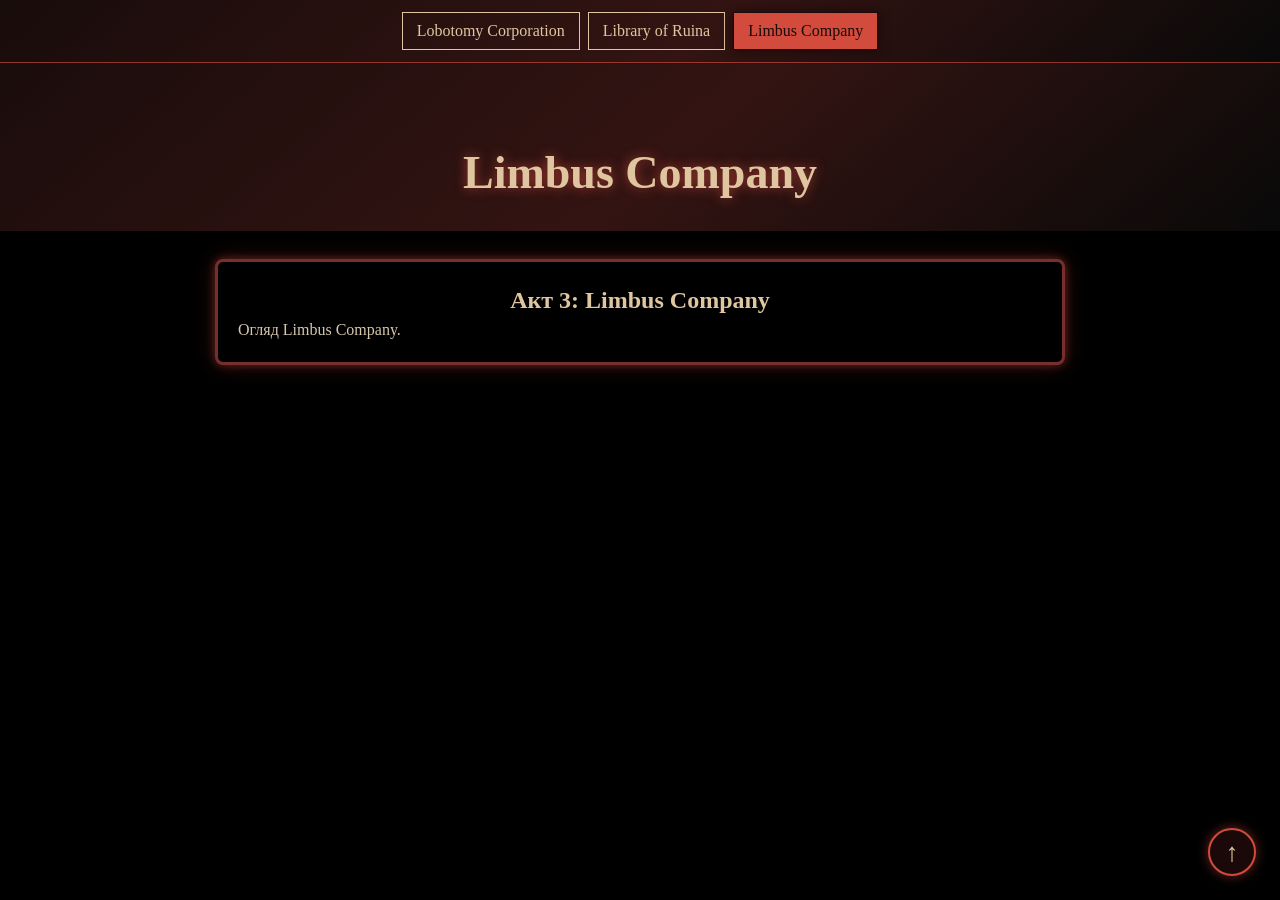
<file: Проєкт project moon games review/limbus-company.html>
<!DOCTYPE html>
<html lang="uk">
    <head>
        <meta charset="UTF-8">
        <meta name="viewport" content="width=device-width, initial-scale=1.0">
        <link rel="stylesheet" href="css/limbus-company.css">
        <title>Limbus Company | Project Moon</title>
    </head>
    <body class="limbus-page">
        <header class="limbus-masthead" id="page-top">
            <nav class="site-nav" aria-label="Навігація між іграми">
                <a href="Lobotomy.html">Lobotomy Corporation</a>
                <a href="library-of-ruina.html">Library of Ruina</a>
                <a href="limbus-company.html" aria-current="page">Limbus Company</a>
            </nav>
            <h1>Limbus Company</h1>
        </header>
        <main class="container limbus-main">
            <section class="card limbus-card">
                <h2>Акт 3: Limbus Company</h2>
                <p>Огляд Limbus Company.</p>
            </section>
        </main>
        <a class="back-to-top" href="#page-top" aria-label="Повернутися нагору">↑</a>
    </body>
</html>
</file>
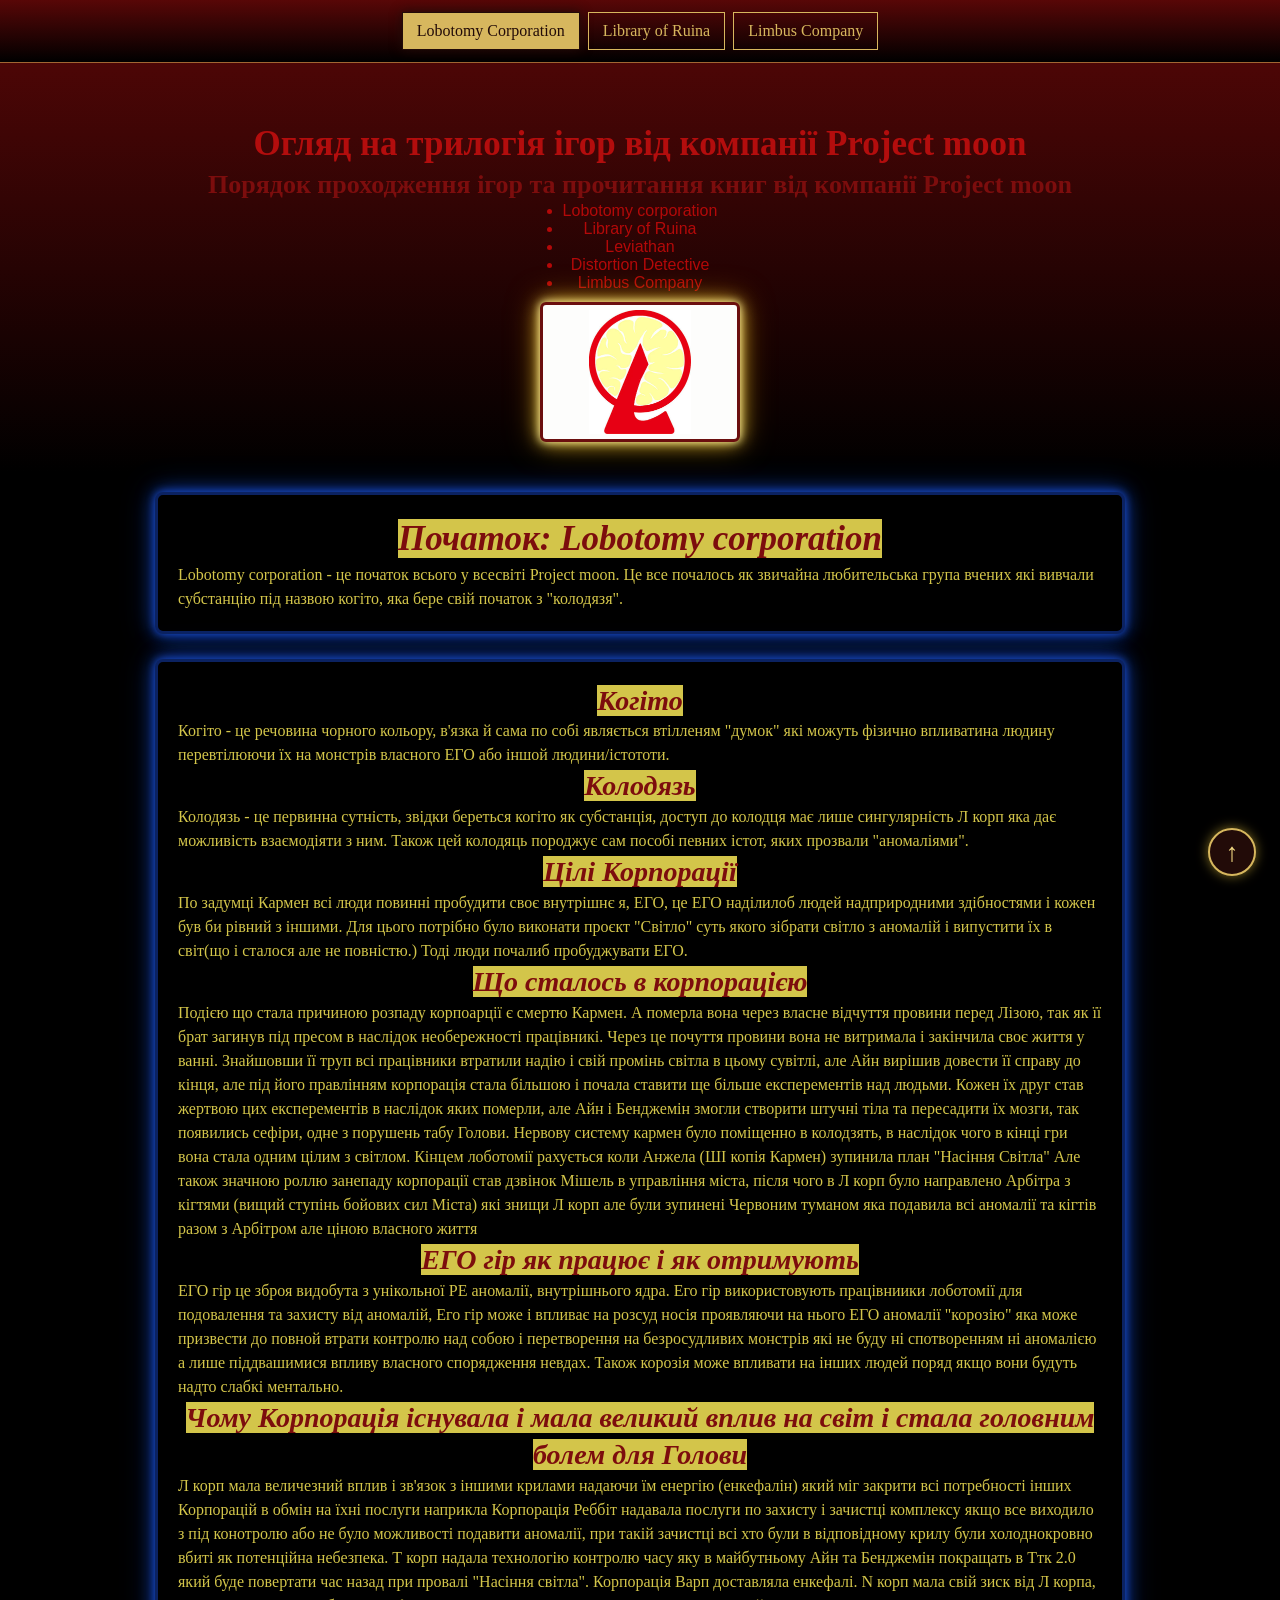
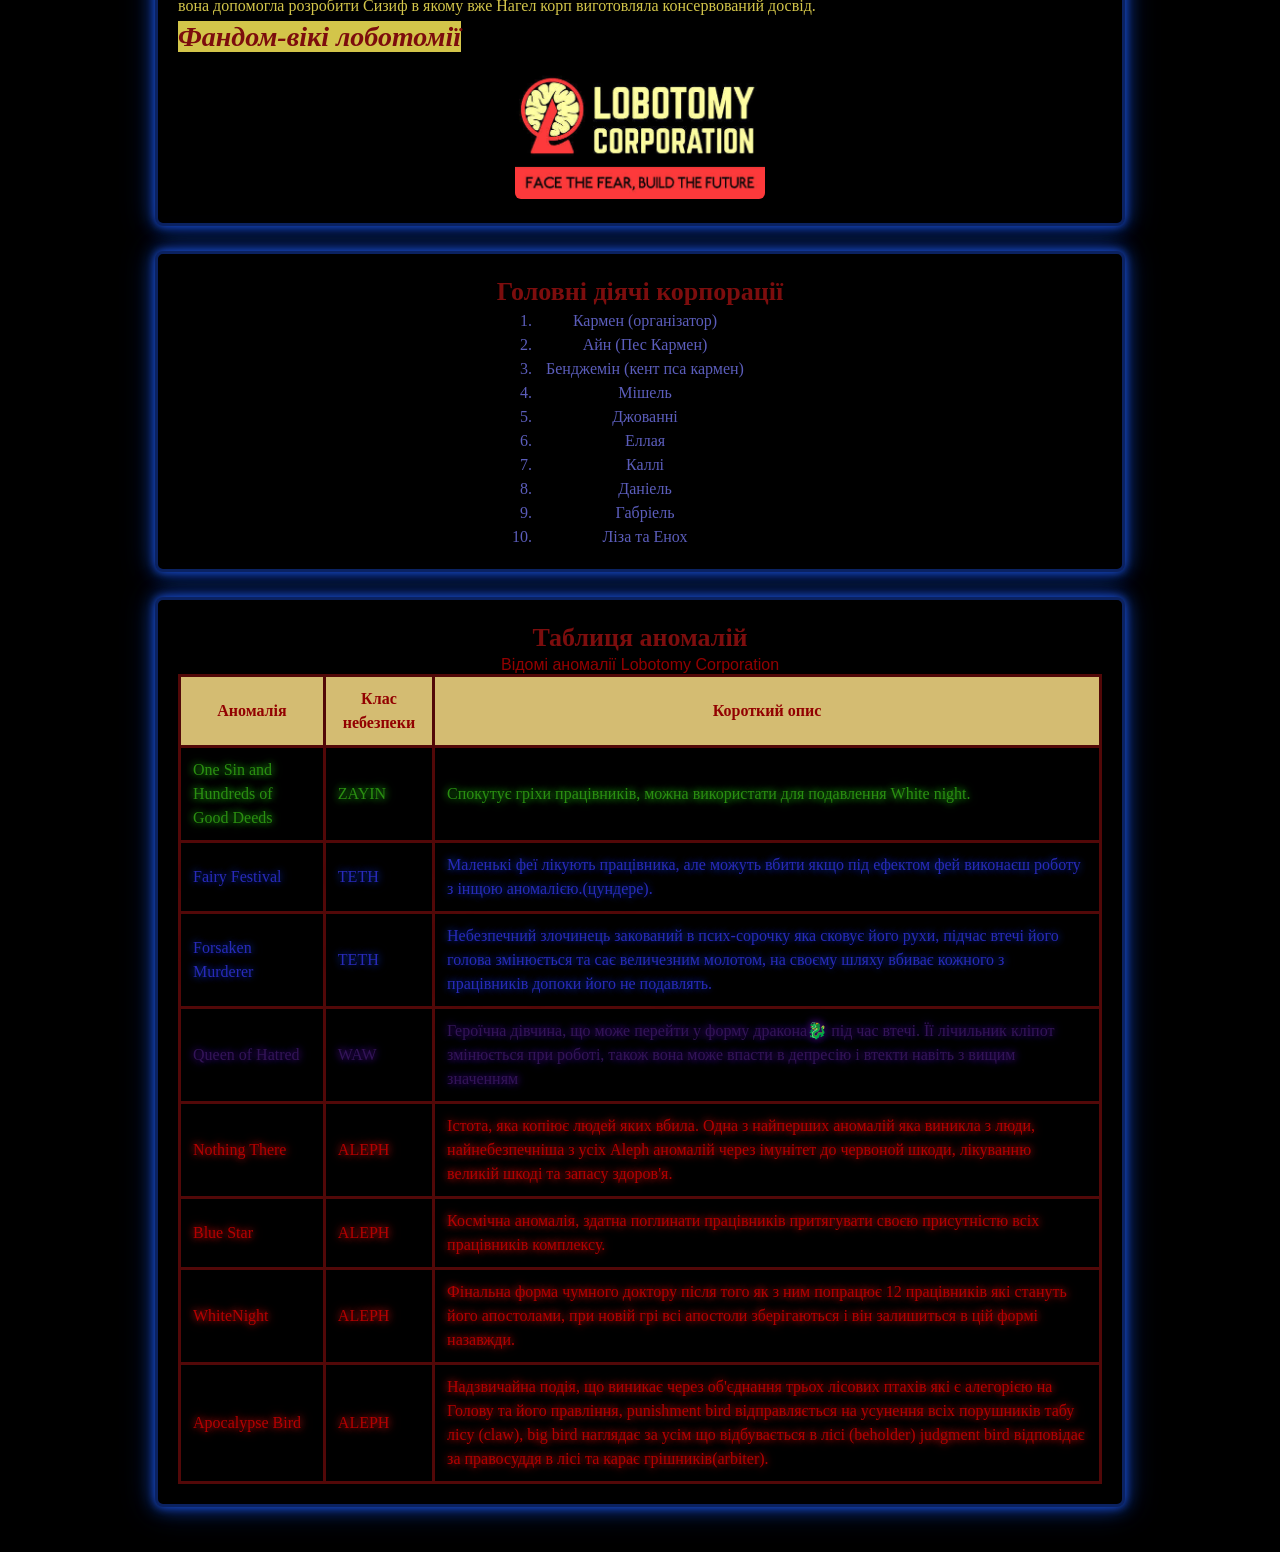
<file: Проєкт project moon games review/Lobotomy.html>
<!DOCTYPE html>
<html lang="uk">
    <head>
        <link rel="stylesheet" href="css/lobotomy.css">
        <meta charset="UTF-8">
        <meta name="viewport" content="width=device-width, initial-scale=1.0">
        <title>Огляд на трилогія ігор від компанії Project moon</title>
    </head>
    <body class="lobotomy-page">
        <header class="background" id="page-top">
            <div class="container">
                <nav class="site-nav" aria-label="Навігація між іграми">
                    <a href="Lobotomy.html" aria-current="page">Lobotomy Corporation</a>
                    <a href="library-of-ruina.html">Library of Ruina</a>
                    <a href="limbus-company.html">Limbus Company</a>
                </nav>
                <h1 class="first">Огляд на трилогія ігор від компанії Project moon</h1>
                <h3>Порядок проходження ігор та прочитання книг від компанії Project moon</h3>
                <ul class="second">
                    <li>Lobotomy corporation</li>
                    <li>Library of Ruina</li>
                    <li>Leviathan</li>
                    <li>Distortion Detective</li>
                    <li>Limbus Company</li>
                </ul>
                <div class="gallery">
                    <img src="css/image/Lcorplogo.jfif" alt="Логотип Корпорації Лоботомія" class="logo"/>
                </div>
            </div>
        </header>
        <main class="container">
            <div class="background2">
            <section class="card">
                <h1 id="page-title"><strong><em>Початок: Lobotomy corporation</em></strong></h1>
                <p>Lobotomy corporation - це початок всього у всесвіті Project moon. Це
            все почалось як звичайна любительська група вчених які вивчали
            субстанцію під назвою когіто, яка бере свій початок з "колодязя".</p>
            </section>
            <section class="card">
                <h2><strong><em>Когіто</em></strong></h2>
                <p>Когіто - це речовина чорного кольору, в'язка й сама по собі являється
            втілленям "думок" які можуть фізично впливатина людину перевтілюючи
            їх на монстрів власного ЕГО або іншой людини/істототи.</p>
                <h2><strong><em>Колодязь</em></strong></h2>
                <p>Колодязь - це первинна сутність, звідки береться когіто як
            субстанція, доступ до колодця має лише сингулярність Л корп яка дає
            можливість взаємодіяти з ним. Також цей колодяць породжує сам пособі
            певних істот, яких прозвали "аномаліями".</p>
            <h2><strong><em>Цілі Корпорації</em></strong></h2>
            <p>По задумці Кармен всі люди повинні пробудити своє внутрішнє я, ЕГО, це ЕГО наділилоб людей надприродними здібностями і кожен був би рівний з іншими. Для цього потрібно було виконати проєкт "Світло" суть якого зібрати світло з аномалій і випустити їх в світ(що і сталося але не повністю.) Тоді люди почалиб пробуджувати ЕГО.</p>
            <h2><strong><em>Що сталось в корпорацією</em></strong></h2>
            <p>Подією що стала причиною розпаду корпоарції є смертю Кармен. А померла вона через власне відчуття провини перед Лізою, так як її брат загинув під пресом в наслідок необережності працівникі. Через це почуття провини вона не витримала і закінчила своє життя у ванні. Знайшовши її труп всі працівники втратили надію і свій промінь світла в цьому сувітлі, але Айн вирішив довести її справу до кінця, але під його правлінням корпорація стала більшою і почала ставити ще більше експерементів над людьми. Кожен їх друг став жертвою цих експерементів в наслідок яких померли, але Айн і Бенджемін змогли створити штучні тіла та пересадити їх мозги, так появились сефіри, одне з порушень табу Голови. Нервову систему кармен було поміщенно в колодзять, в наслідок чого в кінці гри вона стала одним цілим з світлом. Кінцем лоботомії рахується коли Анжела (ШІ копія Кармен) зупинила план "Насіння Світла" Але також значною роллю занепаду корпорації став дзвінок Мішель в управління міста, після чого в Л корп було направлено Арбітра з кігтями (вищий ступінь бойових сил Міста) які знищи Л корп але були зупинені Червоним туманом яка подавила всі аномалії та кігтів разом з Арбітром але ціною власного життя</p>
            <h2><strong><em>ЕГО гір як працює і як отримують</em></strong></h2> 
            <p>ЕГО гір це зброя видобута з унікольної PE аномалії, внутрішнього ядра. Его гір використовують працівниики лоботомії для подовалення та захисту від аномалій, Его гір може і впливає на розсуд носія проявляючи на нього ЕГО аномалії "корозію" яка може призвести до повной втрати контролю над собою і перетворення на безросудливих монстрів які не буду ні спотворенням ні аномалією а лише піддвашимися впливу власного спорядження невдах. Також корозія може впливати на інших людей поряд якщо вони будуть надто слабкі ментально.</p>
            <h2><strong><em>Чому Корпорація існувала і мала великий вплив на світ і стала головним болем для Голови</em></strong></h2>
            <p>Л корп мала величезний вплив і зв'язок з іншими крилами надаючи їм енергію (енкефалін) який міг закрити всі потребності інших Корпорацій в обмін на їхні послуги наприкла Корпорація Реббіт надавала послуги по захисту і зачистці комплексу якщо все виходило з під конотролю або не було можливості подавити аномалії, при такій зачистці всі хто були в відповідному крилу були холоднокровно вбиті як потенційна небезпека. Т корп надала технологію контролю часу яку в майбутньому Айн та Бенджемін покращать в Ттк 2.0 який буде повертати час назад при провалі "Насіння світла". Корпорація Варп доставляла енкефалі. N корп мала свій зиск від Л корпа, вона допомогла розробити Сизиф в якому вже Нагел корп виготовляла консервований досвід. </p>
            <h2 class="wikifandom-text"><strong><em>Фандом-вікі лоботомії</em></strong></h2>
                <a class="wikifandom-link" href="https://lobotomycorp.fandom.com/wiki/Home">
                    <img src="css/image/images (1).jfif" alt="Фандом-вікі лоботомії"/></a>
            </section>
            <section class="card">
                <h3>Головні діячі корпорації</h3>
                <ol class="character-list">
            <li> Кармен (організатор) </li>
            <li> Айн     (Пес Кармен)</li>
            <li> Бенджемін (кент пса кармен)</li>
            <li> Мішель </li>
            <li> Джованні</li>
            <li> Еллая </li>
            <li> Каллі </li>
            <li> Даніель </li>
            <li> Габріель</li>
            <li> Ліза та Енох </li>
                </ol>
            </section>
            <section class="card">
                <h3>Таблиця аномалій</h3>
                <table class="table">
            <caption>Відомі аномалії Lobotomy Corporation</caption>
            <thead>
                <tr class="table_head">
                    <th scope="col">Аномалія</th>
                    <th scope="col">Клас небезпеки</th>
                    <th scope="col">Короткий опис</th>
                </tr>
            </thead>
            <tbody>
                <tr class="zayin">
                    <td class="td">One Sin and Hundreds of Good Deeds</td>
                    <td class="td zayin">ZAYIN</td>
                    <td class="td">Спокутує гріхи працівників, можна використати для подавлення White night.</td>
                </tr>
                <tr class="teth">
                    <td class="td">Fairy Festival</td>
                    <td class="td teth">TETH</td>
                    <td class="td">Маленькі феї лікують працівника, але можуть вбити якщо під ефектом фей виконаєш роботу з інщою аномалією.(цундере).</td>
                </tr>
                <tr class="teth">
                    <td class="td">Forsaken Murderer</td>
                    <td class="td teth">TETH</td>
                    <td class="td">Небезпечний злочинець закований в псих-сорочку яка сковує його рухи, підчас втечі його голова змінюється та сає величезним молотом, на своєму шляху вбиває кожного з працівників допоки його не подавлять.</td>
                </tr>
                <tr class="waw">
                    <td class="td">Queen of Hatred</td>
                    <td class="td waw">WAW</td>
                    <td class="td">Героїчна дівчина, що може перейти у форму дракона🐉 під
                        час втечі. Її лічильник кліпот змінюється при роботі, також вона може впасти в депресію і втекти навіть з вищим значенням</td>
                </tr>
                <tr class="aleph">
                    <td class="td">Nothing There</td>
                    <td class="td aleph">ALEPH</td>
                    <td class="td">Істота, яка копіює людей яких вбила. Одна з найперших аномалій яка виникла з люди, найнебезпечніша з усіх Aleph аномалій через імунітет до червоной шкоди, лікуванню великій шкоді та запасу здоров'я.</td>
                </tr>
                <tr class="aleph">
                    <td class="td">Blue Star</td>
                    <td class="td aleph">ALEPH</td>
                    <td class="td">Космічна аномалія, здатна поглинати працівників притягувати своєю присутністю всіх працівників комплексу.</td>
                </tr>
                <tr class="aleph">
                    <td class="td">WhiteNight</td>
                    <td class="td aleph">ALEPH</td>
                    <td class="td">Фінальна форма чумного доктору після того як з ним попрацює 12 працівників які стануть його апостолами, при новій грі всі апостоли зберігаються і він залишиться в цій формі назавжди.</td>
                </tr>
                <tr class="aleph">
                    <td class="td">Apocalypse Bird</td>
                    <td class="td aleph">ALEPH</td>
                    <td class="td">Надзвичайна подія, що виникає через об'єднання трьох
                        лісових птахів які є алегорією на Голову та його правління, punishment bird відправляється на усунення всіх порушників табу лісу (claw), big bird наглядає за усім що відбувається в лісі (beholder) judgment bird відповідає за правосуддя в лісі та карає грішників(arbiter).</td>
                </tr>
            </tbody>
                </table>
            </section>
            </div>
        </main>
        <a class="back-to-top" href="#page-top" aria-label="Повернутися нагору">↑</a>
    </body>
</html>
</file>
<file: css/library-of-ruina.css>
html {
    scroll-behavior: smooth;
    scroll-padding-top: 120px;
}
* {
    box-sizing: border-box;
    margin: 0;
    padding: 0;
}
img {
    transition: transform 0.3s ease;
}
img:hover {
    transform: scale(1.10);
}
body {
    background-color: #000000;
    font-family: Arial, sans-serif;
    background: #050b0b url("image/backgrouhnd.jpg") center/cover no-repeat;
    background-position: center center;
    background-size: cover;
}
h1,
h2,
h3,
h4 {
    font-family: Georgia, "Times New Roman", serif;
    line-height: 1.5;
}
p {
    color: #d6c6ae;
    text-align: left;
    font-family: Georgia, "Times New Roman", serif;
    line-height: 1.5;
}
.container {
    max-width: 1000px;
    margin: 0 auto;
    padding: 0 15px;
}
.card {
    margin-bottom: 25px;
    padding: 20px;
    background-color: #000000;
    border: 3.3px solid #0b2261;
    border-radius: 8px;
    box-shadow: 0 0 8px #1749c7, 0 0 18px rgba(23, 73, 199, 0.75), 0 0 32px rgba(23, 73, 199, 0.45);
}
.site-nav {
    position: fixed;
    top: 0;
    left: 0;
    z-index: 1000;
    width: 100%;
    display: flex;
    flex-wrap: wrap;
    justify-content: center;
    gap: 8px;
    padding: 12px 0;
}
.site-nav a {
    padding: 9px 14px;
    border: 1px solid currentColor;
    color: inherit;
    font-family: Georgia, "Times New Roman", serif;
    text-decoration: none;
    transition: background-color 0.2s ease, color 0.2s ease, box-shadow 0.2s ease, transform 0.2s ease;
}
.site-nav a:hover,
.site-nav a:focus-visible,
.site-nav a[aria-current="page"] {
    background-color: currentColor;
    box-shadow: 0 0 12px currentColor;
}
.site-nav a:active {
    transform: scale(0.96);
}
.library-page .site-nav {
    background: #050b0b;
    border-bottom: 1px solid rgba(98, 217, 196, 0.6);
    color: #8af2dc;
}
.library-page .site-nav a:hover,
.library-page .site-nav a:focus-visible,
.library-page .site-nav a[aria-current="page"] {
    color: #06100f;
    background-color: #62d9c4;
}
.back-to-top {
    position: fixed;
    right: 24px;
    bottom: 24px;
    z-index: 1001;
    display: flex;
    width: 48px;
    height: 48px;
    align-items: center;
    justify-content: center;
    border: 2px solid #62d9c4;
    border-radius: 50%;
    background: #050b0b;
    color: #8af2dc;
    font-size: 26px;
    line-height: 1;
    text-decoration: none;
    box-shadow: 0 0 12px rgba(67, 235, 207, 0.4);
    transition: background-color 0.2s ease, color 0.2s ease, transform 0.2s ease, box-shadow 0.2s ease;
}
.back-to-top:hover,
.back-to-top:focus-visible {
    transform: translateY(-3px);
    background: #62d9c4;
    color: #06100f;
    box-shadow: 0 0 18px rgba(67, 235, 207, 0.75);
}
.back-to-top:active {
    transform: translateY(0) scale(0.92);
    box-shadow: 0 0 8px rgba(67, 235, 207, 0.6);
}
.site-footer {
    padding: 22px 15px 28px;
    margin-top: 20px;
    background: rgba(4, 10, 10, 0.96);
    border-top: 1px solid rgba(98, 217, 196, 0.6);
    text-align: center;
    box-shadow: 0 -8px 18px rgba(3, 12, 11, 0.35);
}
.site-footer p {
    margin: 4px 0;
    color: #8af2dc;
    font-family: Georgia, "Times New Roman", serif;
    line-height: 1.6;
    text-shadow: 0 0 10px rgba(83, 255, 224, 0.25);
}
.library-masthead {
    padding: 120px 0 24px;
    color: #8af2dc;
    text-align: center;
}
.library-masthead h1{
    padding: 14px 16px 0;
    color: #8af2dc;
    font-size: clamp(28px, 5vw, 46px);
    text-shadow: 0 0 10px rgba(83, 255, 224, 0.8), 0 0 24px rgba(83, 255, 224, 0.4);
}
.library-section {
    padding: 36px 0;
    
}
.library-section > .container {
    display: grid;
    grid-template-columns: minmax(0, 1.7fr) minmax(300px, 520px);
    align-items: start;
    gap: 30px;
    max-width: 1440px;
    margin-left: 60px;
    margin-right: 0;
    padding-left: clamp(6px, 3vw, 14px);
    padding-right: 12px;
}
.library-section .cyan-gold-card {
    width: 100%;
    max-width: none;
    margin-left: 0;
    margin-right: 0;
    background: rgba(4, 10, 10, 0.88);
    border: 2px solid #62d9c4;
    box-shadow: 0 0 10px rgba(67, 235, 207, 0.55), 0 0 28px rgba(67, 235, 207, 0.25);
}
.library-section h3 {
    color: #8af2dc;
    font-size: 32px;
    text-align: center;
    text-shadow: 0 0 8px rgba(83, 255, 224, 0.85), 0 0 20px rgba(83, 255, 224, 0.5);
}
.library-section h3::after,
.library-section .review-placeholder h1::after {
    display: block;
    width: min(190px, 45%);
    height: 2px;
    margin: 12px auto 0;
    background: linear-gradient(90deg, transparent, #e5c779, transparent);
    box-shadow: 0 0 8px rgba(229, 199, 121, 0.7);
    content: "";
}
.game-mechanics {
    padding: 36px 0;
}

.game-mechanics h3 {
    color: #8af2dc; 
    font-size: 32px;
    text-align: center;
    text-shadow: 0 0 8px rgba(83, 255, 224, 0.85), 0 0 20px rgba(83, 255, 224, 0.5);
}
.game-mechanics h3::after {
    display: block;
    width: min(190px, 45%);
    height: 2px;
    margin: 12px auto 0;
    background: linear-gradient(90deg, transparent, #e5c779, transparent);
    box-shadow: 0 0 8px rgba(229, 199, 121, 0.7);
    content: "";
}
.review-placeholder {
    display: grid;
    gap: 12px;
    padding-top: 10px;
}
    .library-section .review-placeholder p {
    color: #e5d29a;
    text-shadow: 0 0 8px rgba(229, 199, 121, 0.25);
}
.library-section .review-placeholder h1,
.library-section .review-placeholder h2,
.library-section .review-placeholder h3,
.library-section .review-placeholder h4 {
    color: #e5d29a;
    font-size: 32px;
    text-shadow: 0 0 8px rgb(216, 192, 119), 0 0 20px rgb(143, 122, 62);
}
.floor-encyclopedia {
    display: grid;
    gap: 18px;
    padding-top: 10px;
}
.floor-entry {
    padding: 14px 16px 16px;
    border: 1px solid rgba(98, 217, 196, 0.5);
    border-radius: 12px;
    background: rgba(7, 15, 13, 0.68);
    box-shadow: inset 0 0 0 1px rgba(98, 217, 196, 0.12);
}
.floor-entry-header {
    display: flex;
    align-items: center;
    gap: 14px;
    margin-bottom: 12px;
}
.floor-entry-header h3 {
    flex: 1;
    margin: 0;
    font-size: clamp(20px, 2.2vw, 28px);
    text-align: left;
    text-shadow: 0 0 8px rgba(83, 255, 224, 0.6), 0 0 18px rgba(83, 255, 224, 0.28);
}
.floor-entry-header h3::after {
    display: none;
}
.librarian-portrait {
    width: 72px;
    height: 72px;
    overflow: hidden;
    border: 2px solid #62d9c4;
    border-radius: 50%;
    background: rgba(6, 12, 11, 0.6);
    box-shadow: 0 0 12px rgba(98, 217, 196, 0.35);
    flex-shrink: 0;
}
.librarian-portrait img {
    display: block;
    width: 100%;
    height: 100%;
    object-fit: cover;
    object-position: center;
}

.media-frame {
    order: 1;
    width: min(100%, 520px);
    flex-shrink: 0;
    margin-left: auto;
    height: auto;
    padding: 12px;
    background: transparent;
    display: flex;
    flex-direction: column;
    gap: 12px;
    position: relative;
    top: 96px;
}

.media-pair {
    width: 100%;
    display: grid;
    grid-template-columns: repeat(3, minmax(0, 1fr));
    gap: 12px;
    height: 100%;
}

.floor-stack {
    display: flex;
    flex-direction: column;
    align-items: center;
    justify-content: flex-start;
    width: 100%;
    margin: 6px auto 0;
    padding: 0 4px 6px;
    gap: 14px;
    overflow: visible;
}

.floor-card {
    position: relative;
    width: min(100%, 500px);
    margin: 0;
    overflow: hidden;
    border: 3px solid rgba(98, 217, 196, 0.95);
    border-radius: 12px;
    background: rgba(6, 12, 11, 0.2);
    box-shadow: 0 0 12px rgba(98, 217, 196, 0.35), 0 10px 18px rgba(0, 0, 0, 0.2);
    transform-origin: center bottom;
    flex-shrink: 0;
}

.floor-card img {
    display: block;
    width: 100%;
    height: clamp(180px, 15vw, 260px);
    object-fit: cover;
    object-position: center;
    background: #111;
}

.floor-card--keter {
    z-index: 30;
    width: min(94%, 420px);
    transform: translateX(10px) rotate(1.6deg) scale(1.01);
    box-shadow: 0 0 18px rgba(98, 217, 196, 0.7), 0 12px 20px rgba(0, 0, 0, 0.25);
}

.floor-card--religion {
    z-index: 9;
    transform: translateX(-8px) rotate(-1deg);
}

.floor-card--philosophy {
    z-index: 8;
    transform: translateX(-8px) rotate(-0.8deg);
}

.floor-card--social {
    z-index: 7;
    transform: translateX(9px) rotate(1deg);
}

.floor-card--language {
    z-index: 6;
    transform: translateX(0) rotate(0.5deg);
}

.floor-card--nature {
    z-index: 5;
    transform: translateX(0) rotate(0.5deg);
}

.floor-card--art {
    z-index: 4;
    transform: translateX(0) rotate(0.5deg);
}

.floor-card--literature {
    z-index: 3;
    transform: translateX(0) rotate(0.5deg);
}

.floor-card--technology {
    z-index: 2;
    transform: translateX(0) rotate(0.5deg);
}

.floor-card--history {
    z-index: 1;
    transform: translateX(-12px) rotate(-1.4deg);
}

.portrait {
    position: relative;
    height: auto;
    margin: 0;
    overflow: hidden;
    border: 3px solid rgba(98, 217, 196, 0.95);
    border-radius: 12px;
    background: rgba(6, 12, 11, 0.2);
    box-shadow: 0 0 12px rgba(98, 217, 196, 0.35);
}

.portrait img {
    display: block;
    width: 100%;
    height: 100%;
    object-fit: cover;
    object-position: center;
    background: #111;
}

.portrait-left img {
    object-fit: contain;
    object-position: center;
}

.portrait-right img {
    object-position: 62% center;
    transform: scale(1.05);
    transform-origin: center center;
}
.portrait-center img {
    object-position: center center;
    transform: scale(1.05);
    transform-origin: center center;
}

@media (max-width: 900px) {
    .library-section > .container {
        grid-template-columns: minmax(0, 1fr);
        margin-left: 0;
        margin-right: auto;
        padding-left: 15px;
        padding-right: 15px;
    }

    .media-frame {
        width: 100%;
        margin-left: 0;
        top: 0;
    }

    .media-pair {
        grid-template-columns: repeat(3, minmax(0, 1fr));
    }
}

@media (max-width: 600px) {
    html {
        scroll-padding-top: 100px;
    }

    .site-nav {
        gap: 6px;
        padding: 8px;
    }

    .site-nav a {
        flex: 1 1 30%;
        padding: 8px 6px;
        font-size: 14px;
        text-align: center;
    }

    .library-masthead {
        padding-top: 110px;
    }

    .library-section,
    .game-mechanics {
        padding: 20px 0;
    }

    .library-section > .container {
        padding-right: 12px;
        padding-left: 12px;
    }

    .library-section .cyan-gold-card,
    .game-mechanics-card {
        padding: 16px;
    }

    .library-section h3,
    .game-mechanics h3,
    .library-section .review-placeholder h1,
    .library-section .review-placeholder h2,
    .library-section .review-placeholder h3,
    .library-section .review-placeholder h4 {
        font-size: clamp(21px, 6vw, 28px);
    }

    .floor-entry {
        padding: 12px;
    }

    .floor-entry-header {
        align-items: flex-start;
        gap: 10px;
    }

    .floor-entry-header h3 {
        font-size: clamp(18px, 5vw, 24px);
    }

    .librarian-portrait {
        width: 56px;
        height: 56px;
    }

    .media-frame {
        padding: 4px;
    }

    .media-pair {
        gap: 8px;
    }

    .floor-card--keter,
    .floor-card--religion,
    .floor-card--philosophy,
    .floor-card--social,
    .floor-card--language,
    .floor-card--nature,
    .floor-card--art,
    .floor-card--literature,
    .floor-card--technology,
    .floor-card--history {
        transform: none;
    }

    .back-to-top {
        right: 14px;
        bottom: 14px;
        width: 44px;
        height: 44px;
    }
}
</file>
<file: css/limbus-company.css>
html {
    scroll-behavior: smooth;
    scroll-padding-top: 120px;
}

* {
    box-sizing: border-box;
    margin: 0;
    padding: 0;
}

body {
    background-color: #000000;
    font-family: Arial, sans-serif;
}

h1,
h2,
h3,
h4 {
    font-family: Georgia, "Times New Roman", serif;
    line-height: 1.5;
}

.container {
    max-width: 1000px;
    margin: 0 auto;
    padding: 0 15px;
}

.card {
    margin-bottom: 25px;
    padding: 20px;
    background-color: #000000;
    border: 3.3px solid #0b2261;
    border-radius: 8px;
    box-shadow: 0 0 8px #1749c7, 0 0 18px rgba(23, 73, 199, 0.75), 0 0 32px rgba(23, 73, 199, 0.45);
}

p {
    color: #d6c6ae;
    text-align: left;
    font-family: Georgia, "Times New Roman", serif;
    line-height: 1.5;
}
.site-nav {
    position: fixed;
    top: 0;
    left: 0;
    z-index: 1000;
    width: 100%;
    display: flex;
    flex-wrap: wrap;
    justify-content: center;
    gap: 8px;
    padding: 12px 0;
}
.site-nav a {
    padding: 9px 14px;
    border: 1px solid currentColor;
    color: inherit;
    font-family: Georgia, "Times New Roman", serif;
    text-decoration: none;
    transition: background-color 0.2s ease, color 0.2s ease, box-shadow 0.2s ease, transform 0.2s ease;
}
.site-nav a:hover,
.site-nav a:focus-visible,
.site-nav a[aria-current="page"] {
    background-color: currentColor;
    box-shadow: 0 0 12px currentColor;
}
.site-nav a:active {
    transform: scale(0.96);
}
.limbus-page .site-nav {
    background: linear-gradient(140deg, #180c0b, #331412 55%, #090909);
    border-bottom: 1px solid rgba(210, 75, 61, 0.65);
    color: #e0c6a0;
}
.limbus-page .site-nav a:hover,
.limbus-page .site-nav a:focus-visible,
.limbus-page .site-nav a[aria-current="page"] {
    color: #1a0908;
    background-color: #d24b3d;
}
.back-to-top {
    position: fixed;
    right: 24px;
    bottom: 24px;
    z-index: 1001;
    display: flex;
    width: 48px;
    height: 48px;
    align-items: center;
    justify-content: center;
    border: 2px solid #d24b3d;
    border-radius: 50%;
    background: #1a0908;
    color: #e0c6a0;
    font-size: 26px;
    line-height: 1;
    text-decoration: none;
    box-shadow: 0 0 12px rgba(210, 75, 61, 0.5);
    transition: background-color 0.2s ease, color 0.2s ease, transform 0.2s ease, box-shadow 0.2s ease;
}
.back-to-top:hover,
.back-to-top:focus-visible {
    transform: translateY(-3px);
    background: #d24b3d;
    color: #1a0908;
    box-shadow: 0 0 18px rgba(210, 75, 61, 0.8);
}
.back-to-top:active {
    transform: translateY(0) scale(0.92);
    box-shadow: 0 0 8px rgba(210, 75, 61, 0.6);
}
.site-footer {
    padding: 22px 15px 28px;
    margin-top: 20px;
    background: linear-gradient(180deg, rgba(20, 8, 7, 0.96), rgba(7, 7, 7, 1));
    border-top: 1px solid rgba(210, 75, 61, 0.6);
    text-align: center;
    box-shadow: 0 -8px 18px rgba(0, 0, 0, 0.2);
}
.site-footer p {
    margin: 4px 0;
    color: #e0c6a0;
    font-family: Georgia, "Times New Roman", serif;
    line-height: 1.6;
    text-shadow: 0 0 10px rgba(210, 75, 61, 0.15);
}
.limbus-masthead {
    padding: 120px 0 24px;
    background: linear-gradient(140deg, #180c0b, #331412 55%, #090909);
    color: #e0c6a0;
    text-align: center;
}
.limbus-masthead h1 {
    padding: 18px 16px 0;
    color: #e0c6a0;
    font-size: clamp(28px, 5vw, 46px);
    text-shadow: 0 0 12px rgba(210, 75, 61, 0.7);
}
.limbus-main {
    padding-top: 28px;
}
.limbus-card {
    max-width: 850px;
    margin-right: auto;
    margin-left: auto;
    border-color: #762f2c;
    box-shadow: 0 0 10px rgba(210, 75, 61, 0.45), 0 0 24px rgba(210, 75, 61, 0.2);
}
.limbus-card h2 {
    color: #e0c6a0;
    text-align: center;
}
.contact-section {
    margin: 36px 0;
}
.contact-section h2 {
    margin-bottom: 18px;
    color: #e0c6a0;
    text-align: center;
    text-shadow: 0 0 10px rgba(210, 75, 61, 0.4);
}
.contact-form {
    max-width: 600px;
    margin: 0 auto;
    padding: 24px;
    border: 1px solid rgba(210, 75, 61, 0.65);
    border-radius: 8px;
    background: linear-gradient(145deg, #180c0b, #100d0c);
    box-shadow: 0 0 10px rgba(210, 75, 61, 0.35), 0 0 24px rgba(210, 75, 61, 0.15);
}
.form-field {
    margin-bottom: 18px;
}
.form-field > label,
.contact-method legend {
    display: block;
    margin-bottom: 6px;
    color: #e0c6a0;
    font-weight: 600;
}
.contact-form input:not([type="radio"]):not([type="checkbox"]),
.contact-form select,
.contact-form textarea {
    width: 100%;
    padding: 10px;
    border: 1px solid #76504a;
    border-radius: 5px;
    background-color: #0b0909;
    color: #f2e7d5;
    font: inherit;
}
.contact-form textarea {
    resize: vertical;
}
.contact-form input:focus,
.contact-form select:focus,
.contact-form textarea:focus {
    border-color: #d24b3d;
    outline: none;
    box-shadow: 0 0 0 3px rgba(210, 75, 61, 0.25);
}
.contact-method {
    padding: 0;
    border: 0;
}
.choice-option {
    display: flex;
    align-items: center;
    gap: 8px;
    margin: 8px 0;
    color: #d6c6ae;
}
.choice-option input {
    accent-color: #d24b3d;
}
.choice-option label {
    cursor: pointer;
}
.consent-option {
    margin: 0 0 18px;
}
.contact-form button[type="submit"] {
    padding: 11px 18px;
    border: 1px solid #e36a5c;
    border-radius: 5px;
    background-color: #a83229;
    color: #fff7ed;
    font: inherit;
    font-weight: 600;
    cursor: pointer;
    transition: background-color 0.2s ease, box-shadow 0.2s ease;
}
.contact-form button[type="submit"]:hover,
.contact-form button[type="submit"]:focus-visible {
    background-color: #d24b3d;
    box-shadow: 0 0 12px rgba(210, 75, 61, 0.55);
}
@media (max-width: 480px) {
    .contact-form {
        padding: 18px;
    }
}

@media (max-width: 600px) {
    html {
        scroll-padding-top: 100px;
    }

    .site-nav {
        gap: 6px;
        padding: 8px;
    }

    .site-nav a {
        flex: 1 1 30%;
        padding: 8px 6px;
        font-size: 14px;
        text-align: center;
    }

    .limbus-masthead {
        padding-top: 110px;
    }

    .limbus-main {
        padding-top: 18px;
    }

    .limbus-card {
        padding: 16px;
    }

    .contact-section {
        margin: 24px 0;
    }

    .contact-form {
        padding: 16px;
    }

    .contact-form button[type="submit"] {
        width: 100%;
    }

    .back-to-top {
        right: 14px;
        bottom: 14px;
        width: 44px;
        height: 44px;
    }
}
</file>
<file: css/lobotomy.css>
html {
    scroll-behavior: smooth;
    scroll-padding-top: 120px;
}
* {
    box-sizing: border-box;
    margin: 0;
    padding: 0;
}
.container {
    max-width: 1000px;
    margin: 0 auto;
    padding: 0 15px;
}
main.container {
    padding-top: 20px;
    padding-bottom: 20px;
    background-color: #000000;
}
.story-layout {
    display: grid;
    grid-template-columns: minmax(0, 1.7fr) minmax(240px, 310px);
    gap: 24px;
    align-items: start;
}
.story-column {
    display: flex;
    flex-direction: column;
    gap: 0;
}
.card {
    margin-bottom: 25px;
    padding: 20px;
    background-color: #000000;
    border: 3.3px solid #0b2261;
    border-radius: 8px;
    box-shadow: 0 0 8px #1749c7, 0 0 18px rgba(23, 73, 199, 0.75), 0 0 32px rgba(23, 73, 199, 0.45);
}
.gallery {
    display: flex;
    flex-wrap: wrap;
    justify-content: center;
    gap: 15px;
}
.info-aside {
    position: static;
    top: 90px;
    padding: 18px 16px;
    background: linear-gradient(180deg, rgba(38, 15, 15, 0.9), rgba(8, 8, 8, 0.95));
    border: 2px solid rgba(215, 183, 94, 0.8);
    border-radius: 12px;
    box-shadow: 0 0 12px rgba(215, 183, 94, 0.25);
}
.info-aside .aside-label {
    margin-bottom: 10px;
    color: #f2d982;
    font-size: 11px;
    font-weight: 700;
    letter-spacing: 0.14em;
    text-transform: uppercase;
}
.info-aside h3 {
    margin-bottom: 12px;
    color: #f2d982;
    font-size: clamp(1.4rem, 3vw, 2rem);
    text-align: left;
}
.info-aside p,
.info-aside li {
    color: rgb(228, 212, 144);
    font-family: Georgia, "Times New Roman", serif;
    line-height: 1.6;
}
.info-aside ul {
    margin-top: 12px;
    padding-left: 18px;
}
.info-aside li + li {
    margin-top: 8px;
}
@media (max-width: 900px) {
    .story-layout {
        grid-template-columns: 1fr;
    }
    .info-aside {
        position: static;
    }
}
.logo {
    width: 200px;
    height: 140px;
    margin: 10px 10px 30px;
    padding: 5px;
    object-fit: contain;
    border: 3.5px solid #6b0f0f;
    border-radius: 6px;
    background-color: #fdfdfc;
    box-shadow: 0 0 8px #fff4a3, 0 0 18px rgba(255, 218, 70, 0.8), 0 0 32px rgba(255, 184, 0, 0.5);
}
img {
    max-width: 100%;
    height: auto;
    border-radius: 6px;
}
body {
    background-color: #000000;
    font-family: Arial, sans-serif;
}
.site-nav {
    position: fixed;
    top: 0;
    left: 0;
    z-index: 1000;
    width: 100%;
    display: flex;
    flex-wrap: wrap;
    justify-content: center;
    gap: 8px;
    padding: 12px 0;
}
.site-nav a {
    padding: 9px 14px;
    border: 1px solid currentColor;
    color: inherit;
    font-family: Georgia, "Times New Roman", serif;
    text-decoration: none;
    transition: background-color 0.2s ease, color 0.2s ease, box-shadow 0.2s ease, transform 0.2s ease;
}
.site-nav a:hover,
.site-nav a:focus-visible,
.site-nav a[aria-current="page"] {
    background-color: currentColor;
    box-shadow: 0 0 12px currentColor;
}
.site-nav a:active {
    transform: scale(0.96);
}
.lobotomy-page .site-nav {
    background: linear-gradient(to bottom, rgb(88, 7, 7), rgb(0, 0, 0));
    border-bottom: 1px solid rgba(222, 181, 86, 0.55);
    color: #d7b75e;
}
.lobotomy-page .site-nav a:hover,
.lobotomy-page .site-nav a:focus-visible,
.lobotomy-page .site-nav a[aria-current="page"] {
    color: #220b08;
    background-color: #d7b75e;
}
.back-to-top {
    position: fixed;
    right: 24px;
    bottom: 24px;
    z-index: 1001;
    display: flex;
    width: 48px;
    height: 48px;
    align-items: center;
    justify-content: center;
    border: 2px solid #d7b75e;
    border-radius: 50%;
    background: #220b08;
    color: #f2d982;
    font-size: 26px;
    line-height: 1;
    text-decoration: none;
    box-shadow: 0 0 12px rgba(255, 218, 70, 0.5);
    transition: background-color 0.2s ease, color 0.2s ease, transform 0.2s ease, box-shadow 0.2s ease;
}
.back-to-top:hover,
.back-to-top:focus-visible {
    transform: translateY(-3px);
    background: #d7b75e;
    color: #220b08;
    box-shadow: 0 0 18px rgba(255, 218, 70, 0.8);
}
.back-to-top:active {
    transform: translateY(0) scale(0.92);
    box-shadow: 0 0 8px rgba(255, 218, 70, 0.6);
}
.site-footer {
    padding: 22px 15px 28px;
    margin-top: 20px;
    background: linear-gradient(180deg, rgba(30, 8, 8, 0.96), rgba(9, 9, 9, 1));
    border-top: 1px solid rgba(215, 183, 94, 0.55);
    text-align: center;
    box-shadow: 0 -8px 18px rgba(0, 0, 0, 0.2);
}
.site-footer p {
    margin: 4px 0;
    color: #f2d982;
    font-family: Georgia, "Times New Roman", serif;
    line-height: 1.6;
    text-shadow: 0 0 10px rgba(255, 218, 70, 0.2);
}
h1,
h2,
h3,
h4 {
    font-family: Georgia, "Times New Roman", serif;
    line-height: 1.35;
}
h1 {
    font-size: 35px;
}
h2 {
    font-size: 28px;
}
h3 {
    font-size: 26px;
}
h4 {
    font-size: 23px;
}
.table_head {
    color: rgb(146, 1, 1);
}
.table {
    width: 100%;
    border-collapse: collapse;
    color: rgb(146, 1, 1);
}
.table th,
.table td {
    padding: 10px 12px;
    border: 3.5px solid #520808;
    font-family: Georgia, "Times New Roman", serif;
    line-height: 1.5;
}
.table th {
    background-color: #d4bc72;
}
.td {
    color: rgb(146, 1, 1);
}
.zayin {
    color: rgb(42, 143, 17);
    text-shadow: 0 0 8px #2b9e1c, 0 0 8px rgba(31, 128, 19, 0.75), 0 0 16px rgba(22, 116, 9, 0.493);
}
.teth {
    color: rgb(40, 42, 185);
    text-shadow: 0 0 8px #0e2c7a, 0 0 8px rgba(6, 44, 139, 0.795), 0 0 16px rgba(14, 45, 126, 0.548);
}
.waw {
    color: rgb(51, 20, 87);
    text-shadow: 0 0 8px #380d86, 0 0 8px rgba(67, 22, 109, 0.685), 0 0 16px rgba(76, 11, 129, 0.473);
}
.aleph {
    color: rgb(180, 0, 0);
    text-shadow: 0 0 8px #df1919, 0 0 8px rgba(71, 12, 12, 0.75), 0 0 16px rgba(143, 8, 8, 0.45);
}
.table tbody tr.zayin td {
    color: rgb(42, 143, 17);
    text-shadow: 0 0 8px #2b9e1c, 0 0 8px rgba(31, 128, 19, 0.75), 0 0 16px rgba(22, 116, 9, 0.493);
}
.table tbody tr.teth td {
    color: rgb(40, 42, 185);
    text-shadow: 0 0 8px #0e2c7a, 0 0 8px rgba(6, 44, 139, 0.795), 0 0 16px rgba(14, 45, 126, 0.548);
}
.table tbody tr.waw td {
    color: rgb(51, 20, 87);
    text-shadow: 0 0 8px #380d86, 0 0 8px rgba(67, 22, 109, 0.685), 0 0 16px rgba(76, 11, 129, 0.473);
}
.table tbody tr.aleph td {
    color: rgb(180, 0, 0);
    text-shadow: 0 0 8px #df1919, 0 0 8px rgba(71, 12, 12, 0.75), 0 0 16px rgba(143, 8, 8, 0.45);
}
#page-title,
h2,
h3,
h4 {
    color: rgb(124, 13, 13);
    text-align: center;
}
p {
    color: rgb(211, 197, 74);
    text-align: left;
    font-family: Georgia, "Times New Roman", serif;
    line-height: 1.5;
}
.wikifandom-link {
    display: block;
    width: fit-content;
    margin: 0 auto;
}
.wikifandom-link img {
    display: inline-block;
    width: 250px;
    height: auto;
    margin: 0 auto;
}
.wikifandom-text {
    color: rgb(124, 13, 13);
    text-align: left;
}
.background {
    background: linear-gradient(to bottom, rgb(88, 7, 7) 0%, rgb(0, 0, 0) 100%);
}

.background > .container {
    padding-top: 120px;
}

.character-list {
    width: fit-content;
    margin: 0 auto;
    text-align: center;
}
.character-list li {
    position: relative;
    padding-left: 10px;
    color: rgb(91, 93, 187);
    font-family: Georgia, "Times New Roman", serif;
    line-height: 1.5;
    transition: background-color 0.2s ease, color 0.2s ease;
}
.character-list li::after {
    position: absolute;
    top: 50%;
    left: 100%;
    width: 150px;
    height: 150px;
    margin-left: 15px;
    background: url("image/images (1).jfif") center / contain no-repeat;
    content: "";
    opacity: 0;
    pointer-events: none;
    transform: translateY(-50%);
    transition: opacity 0.2s ease;
}
.character-list li:nth-child(2)::after {
    background-image: url("image/ayin.jfif");
}
.character-list li:nth-child(3)::after {
    background-image: url("image/бенджемін.jfif");
}
.character-list li:nth-child(4)::after {
    background-image: url("image/Мішель.jfif");
}
.character-list li:nth-child(5)::after {
    background-image: url("image/нецах (1).jfif");
}
.character-list li:nth-child(6)::after {
    background-image: url("image/Еллая.jfif");
}
.character-list li:nth-child(7)::after {
    background-image: url("image/Каллі.jfif");
}
.character-list li:nth-child(8)::after {
    background-image: url("image/Хесед.jfif");
}
.character-list li:nth-child(9)::after {
    background-image: url("image/Габріель.jfif");
}
.character-list li:nth-child(10)::after {
    background-image: url("image/Тіфрет.jfif");
}
.character-list li:nth-child(1)::after {
    background-image: url("image/кармен.jfif");
}
.character-list li:hover {
    color: rgb(211, 197, 74);
    background-color: rgb(91, 93, 187);
    cursor: pointer;
}
.character-list li:hover::after {
    opacity: 1;
}
strong {
    background-color: rgb(211, 197, 74);
}
.first {
    color: rgb(179, 13, 13);
    text-align: center;
}
.second {
    width: fit-content;
    margin: 0 auto;
    color: rgb(179, 9, 9);
    text-align: center;
}
.background2 {
    width: 100%;
    height: 100%;
    padding: 0;
    background-color: #000000;
}

.table-wrapper {
    overflow-x: auto;
    overscroll-behavior-inline: contain;
}

.table-wrapper:focus-visible {
    outline: 2px solid #d7b75e;
    outline-offset: 3px;
}

.table {
    min-width: 620px;
}

@media (max-width: 600px) {
    html {
        scroll-padding-top: 100px;
    }

    .site-nav {
        gap: 6px;
        padding: 8px;
    }

    .site-nav a {
        flex: 1 1 30%;
        padding: 8px 6px;
        font-size: 14px;
        text-align: center;
    }

    .background > .container {
        padding-top: 120px;
    }

    h1 {
        font-size: clamp(26px, 8vw, 35px);
    }

    h2 {
        font-size: clamp(22px, 6vw, 28px);
    }

    h3 {
        font-size: clamp(20px, 5.5vw, 26px);
    }

    .card {
        padding: 15px;
    }

    .logo {
        max-width: 100%;
        margin-bottom: 20px;
    }

    .character-list li::after {
        display: none;
    }

    .back-to-top {
        right: 14px;
        bottom: 14px;
        width: 44px;
        height: 44px;
    }
}
</file>
<file: Проєкт project moon games review/css/library-of-ruina.css>
html {
    scroll-behavior: smooth;
    scroll-padding-top: 120px;
}
* {
    box-sizing: border-box;
    margin: 0;
    padding: 0;
}
body {
    background-color: #000000;
    font-family: Arial, sans-serif;
    background: #050b0b url("image/backgrouhnd.jpg") center/cover no-repeat;
    background-position: center center;
    background-size: cover;
}
h1,
h2,
h3,
h4 {
    font-family: Georgia, "Times New Roman", serif;
    line-height: 1.5;
}
p {
    color: #d6c6ae;
    text-align: left;
    font-family: Georgia, "Times New Roman", serif;
    line-height: 1.5;
}
.container {
    max-width: 1000px;
    margin: 0 auto;
    padding: 0 15px;
}
.card {
    margin-bottom: 25px;
    padding: 20px;
    background-color: #000000;
    border: 3.3px solid #0b2261;
    border-radius: 8px;
    box-shadow: 0 0 8px #1749c7, 0 0 18px rgba(23, 73, 199, 0.75), 0 0 32px rgba(23, 73, 199, 0.45);
}
.site-nav {
    position: fixed;
    top: 0;
    left: 0;
    z-index: 1000;
    width: 100%;
    display: flex;
    flex-wrap: wrap;
    justify-content: center;
    gap: 8px;
    padding: 12px 0;
}
.site-nav a {
    padding: 9px 14px;
    border: 1px solid currentColor;
    color: inherit;
    font-family: Georgia, "Times New Roman", serif;
    text-decoration: none;
    transition: background-color 0.2s ease, color 0.2s ease, box-shadow 0.2s ease;
}
.site-nav a:hover,
.site-nav a:focus-visible,
.site-nav a[aria-current="page"] {
    background-color: currentColor;
    box-shadow: 0 0 12px currentColor;
}
.library-page .site-nav {
    background: #050b0b;
    border-bottom: 1px solid rgba(98, 217, 196, 0.6);
    color: #8af2dc;
}
.library-page .site-nav a:hover,
.library-page .site-nav a:focus-visible,
.library-page .site-nav a[aria-current="page"] {
    color: #06100f;
    background-color: #62d9c4;
}
.back-to-top {
    position: fixed;
    right: 24px;
    bottom: 24px;
    z-index: 1001;
    display: flex;
    width: 48px;
    height: 48px;
    align-items: center;
    justify-content: center;
    border: 2px solid #62d9c4;
    border-radius: 50%;
    background: #050b0b;
    color: #8af2dc;
    font-size: 26px;
    line-height: 1;
    text-decoration: none;
    box-shadow: 0 0 12px rgba(67, 235, 207, 0.4);
    transition: background-color 0.2s ease, color 0.2s ease, transform 0.2s ease, box-shadow 0.2s ease;
}
.back-to-top:hover,
.back-to-top:focus-visible {
    transform: translateY(-3px);
    background: #62d9c4;
    color: #06100f;
    box-shadow: 0 0 18px rgba(67, 235, 207, 0.75);
}
.library-masthead {
    padding: 120px 0 24px;
    color: #8af2dc;
    text-align: center;
}
.library-masthead h1{
    padding: 14px 16px 0;
    color: #8af2dc;
    font-size: clamp(28px, 5vw, 46px);
    text-shadow: 0 0 10px rgba(83, 255, 224, 0.8), 0 0 24px rgba(83, 255, 224, 0.4);
}
.library-section {
    padding: 36px 0;
    
}
.library-section > .container {
    display: flex;
    align-items: flex-start;
    justify-content: space-between;
    gap: 28px;
    max-width: none;
    margin-left: 60px;
    margin-right: 0;
    padding-left: clamp(6px, 3vw, 14px);
    padding-right: 12px;
}
.library-section .cyan-gold-card {
    width: min(720px, 100%);
    margin-left: 0;
    margin-right: auto;
    background: rgba(4, 10, 10, 0.88);
    border: 2px solid #62d9c4;
    box-shadow: 0 0 10px rgba(67, 235, 207, 0.55), 0 0 28px rgba(67, 235, 207, 0.25);
}
.library-section h3 {
    color: #8af2dc;
    font-size: 32px;
    text-align: center;
    text-shadow: 0 0 8px rgba(83, 255, 224, 0.85), 0 0 20px rgba(83, 255, 224, 0.5);
}
.library-section h3::after,
.library-section .review-placeholder h1::after {
    display: block;
    width: min(190px, 45%);
    height: 2px;
    margin: 12px auto 0;
    background: linear-gradient(90deg, transparent, #e5c779, transparent);
    box-shadow: 0 0 8px rgba(229, 199, 121, 0.7);
    content: "";
}
.review-placeholder {
    display: grid;
    gap: 12px;
    padding-top: 10px;
}
    .library-section .review-placeholder p {
    color: #e5d29a;
    text-shadow: 0 0 8px rgba(229, 199, 121, 0.25);
}
.library-section .review-placeholder h1,
.library-section .review-placeholder h2,
.library-section .review-placeholder h3,
.library-section .review-placeholder h4 {
    color: #e5d29a;
    font-size: 32px;
    text-shadow: 0 0 8px rgb(216, 192, 119), 0 0 20px rgb(143, 122, 62);
}

.media-frame {
    order: 1;
    width: min(600px, 40vw);
    flex-shrink: 0;
    margin-left: auto;
    height: auto;
    padding: 12px;
    background: transparent;
    display: flex;
    flex-direction: column;
    gap: 12px;
}

.media-pair {
    width: 100%;
    display: grid;
    grid-template-columns: repeat(3, minmax(0, 1fr));
    gap: 12px;
    height: 100%;
}

.floor-stack {
    display: flex;
    flex-direction: column;
    align-items: center;
    justify-content: flex-start;
    width: min(100%, 440px);
    margin: 6px auto 0;
    padding: 0 4px 6px;
    gap: 8px;
    overflow: visible;
}

.floor-card {
    position: relative;
    width: min(92%, 390px);
    margin: 0;
    overflow: hidden;
    border: 3px solid rgba(98, 217, 196, 0.95);
    border-radius: 12px;
    background: rgba(6, 12, 11, 0.2);
    box-shadow: 0 0 12px rgba(98, 217, 196, 0.35), 0 10px 18px rgba(0, 0, 0, 0.2);
    transform-origin: center bottom;
    flex-shrink: 0;
}

.floor-card img {
    display: block;
    width: 100%;
    height: clamp(150px, 18vw, 220px);
    object-fit: cover;
    object-position: center;
    background: #111;
}

.floor-card--keter {
    z-index: 30;
    width: min(94%, 420px);
    transform: translateX(10px) rotate(1.6deg) scale(1.01);
    box-shadow: 0 0 18px rgba(98, 217, 196, 0.7), 0 12px 20px rgba(0, 0, 0, 0.25);
}

.floor-card--religion {
    z-index: 9;
    transform: translateX(-8px) rotate(-1deg);
}

.floor-card--philosophy {
    z-index: 8;
    transform: translateX(-8px) rotate(-0.8deg);
}

.floor-card--social {
    z-index: 7;
    transform: translateX(9px) rotate(1deg);
}

.floor-card--language {
    z-index: 6;
    transform: translateX(0) rotate(0.5deg);
}

.floor-card--nature {
    z-index: 5;
    transform: translateX(0) rotate(0.5deg);
}

.floor-card--art {
    z-index: 4;
    transform: translateX(0) rotate(0.5deg);
}

.floor-card--literature {
    z-index: 3;
    transform: translateX(0) rotate(0.5deg);
}

.floor-card--technology {
    z-index: 2;
    transform: translateX(0) rotate(0.5deg);
}

.floor-card--history {
    z-index: 1;
    transform: translateX(-12px) rotate(-1.4deg);
}

.portrait {
    position: relative;
    height: auto;
    margin: 0;
    overflow: hidden;
    border: 3px solid rgba(98, 217, 196, 0.95);
    border-radius: 12px;
    background: rgba(6, 12, 11, 0.2);
    box-shadow: 0 0 12px rgba(98, 217, 196, 0.35);
}

.portrait img {
    display: block;
    width: 100%;
    height: 100%;
    object-fit: cover;
    object-position: center;
    background: #111;
}

.portrait-left img {
    object-fit: contain;
    object-position: center;
}

.portrait-right img {
    object-position: 62% center;
    transform: scale(1.05);
    transform-origin: center center;
}
.portrait-center img {
    object-position: center center;
    transform: scale(1.05);
    transform-origin: center center;
}

@media (max-width: 900px) {
    .library-section > .container {
        margin-left: 0;
        padding-left: 15px;
        padding-right: 15px;
        flex-direction: column;
    }

    .media-frame {
        width: 100%;
        margin-left: 0;
        min-height: unset;
    }

    .media-pair {
        grid-template-columns: 1fr;
    }
}
</file>
<file: Проєкт project moon games review/css/limbus-company.css>
html {
    scroll-behavior: smooth;
    scroll-padding-top: 120px;
}

* {
    box-sizing: border-box;
    margin: 0;
    padding: 0;
}

body {
    background-color: #000000;
    font-family: Arial, sans-serif;
}

h1,
h2,
h3,
h4 {
    font-family: Georgia, "Times New Roman", serif;
    line-height: 1.5;
}

.container {
    max-width: 1000px;
    margin: 0 auto;
    padding: 0 15px;
}

.card {
    margin-bottom: 25px;
    padding: 20px;
    background-color: #000000;
    border: 3.3px solid #0b2261;
    border-radius: 8px;
    box-shadow: 0 0 8px #1749c7, 0 0 18px rgba(23, 73, 199, 0.75), 0 0 32px rgba(23, 73, 199, 0.45);
}

p {
    color: #d6c6ae;
    text-align: left;
    font-family: Georgia, "Times New Roman", serif;
    line-height: 1.5;
}
.site-nav {
    position: fixed;
    top: 0;
    left: 0;
    z-index: 1000;
    width: 100%;
    display: flex;
    flex-wrap: wrap;
    justify-content: center;
    gap: 8px;
    padding: 12px 0;
}
.site-nav a {
    padding: 9px 14px;
    border: 1px solid currentColor;
    color: inherit;
    font-family: Georgia, "Times New Roman", serif;
    text-decoration: none;
    transition: background-color 0.2s ease, color 0.2s ease, box-shadow 0.2s ease;
}
.site-nav a:hover,
.site-nav a:focus-visible,
.site-nav a[aria-current="page"] {
    background-color: currentColor;
    box-shadow: 0 0 12px currentColor;
}
.limbus-page .site-nav {
    background: linear-gradient(140deg, #180c0b, #331412 55%, #090909);
    border-bottom: 1px solid rgba(210, 75, 61, 0.65);
    color: #e0c6a0;
}
.limbus-page .site-nav a:hover,
.limbus-page .site-nav a:focus-visible,
.limbus-page .site-nav a[aria-current="page"] {
    color: #1a0908;
    background-color: #d24b3d;
}
.back-to-top {
    position: fixed;
    right: 24px;
    bottom: 24px;
    z-index: 1001;
    display: flex;
    width: 48px;
    height: 48px;
    align-items: center;
    justify-content: center;
    border: 2px solid #d24b3d;
    border-radius: 50%;
    background: #1a0908;
    color: #e0c6a0;
    font-size: 26px;
    line-height: 1;
    text-decoration: none;
    box-shadow: 0 0 12px rgba(210, 75, 61, 0.5);
    transition: background-color 0.2s ease, color 0.2s ease, transform 0.2s ease, box-shadow 0.2s ease;
}
.back-to-top:hover,
.back-to-top:focus-visible {
    transform: translateY(-3px);
    background: #d24b3d;
    color: #1a0908;
    box-shadow: 0 0 18px rgba(210, 75, 61, 0.8);
}
.limbus-masthead {
    padding: 120px 0 24px;
    background: linear-gradient(140deg, #180c0b, #331412 55%, #090909);
    color: #e0c6a0;
    text-align: center;
}
.limbus-masthead h1 {
    padding: 18px 16px 0;
    color: #e0c6a0;
    font-size: clamp(28px, 5vw, 46px);
    text-shadow: 0 0 12px rgba(210, 75, 61, 0.7);
}
.limbus-main {
    padding-top: 28px;
}
.limbus-card {
    max-width: 850px;
    margin-right: auto;
    margin-left: auto;
    border-color: #762f2c;
    box-shadow: 0 0 10px rgba(210, 75, 61, 0.45), 0 0 24px rgba(210, 75, 61, 0.2);
}
.limbus-card h2 {
    color: #e0c6a0;
    text-align: center;
}
</file>
<file: Проєкт project moon games review/css/lobotomy.css>
html {
    scroll-behavior: smooth;
    scroll-padding-top: 120px;
}
* {
    box-sizing: border-box;
    margin: 0;
    padding: 0;
}
.container {
    max-width: 1000px;
    margin: 0 auto;
    padding: 0 15px;
}
main.container {
    padding-top: 20px;
    padding-bottom: 20px;
    background-color: #000000;
}
.card {
    margin-bottom: 25px;
    padding: 20px;
    background-color: #000000;
    border: 3.3px solid #0b2261;
    border-radius: 8px;
    box-shadow: 0 0 8px #1749c7, 0 0 18px rgba(23, 73, 199, 0.75), 0 0 32px rgba(23, 73, 199, 0.45);
}
.gallery {
    display: flex;
    flex-wrap: wrap;
    justify-content: center;
    gap: 15px;
}
.logo {
    width: 200px;
    height: 140px;
    margin: 10px 10px 30px;
    padding: 5px;
    object-fit: contain;
    border: 3.5px solid #6b0f0f;
    border-radius: 6px;
    background-color: #fdfdfc;
    box-shadow: 0 0 8px #fff4a3, 0 0 18px rgba(255, 218, 70, 0.8), 0 0 32px rgba(255, 184, 0, 0.5);
}
img {
    max-width: 100%;
    height: auto;
    border-radius: 6px;
}
body {
    background-color: #000000;
    font-family: Arial, sans-serif;
}
.site-nav {
    position: fixed;
    top: 0;
    left: 0;
    z-index: 1000;
    width: 100%;
    display: flex;
    flex-wrap: wrap;
    justify-content: center;
    gap: 8px;
    padding: 12px 0;
}
.site-nav a {
    padding: 9px 14px;
    border: 1px solid currentColor;
    color: inherit;
    font-family: Georgia, "Times New Roman", serif;
    text-decoration: none;
    transition: background-color 0.2s ease, color 0.2s ease, box-shadow 0.2s ease;
}
.site-nav a:hover,
.site-nav a:focus-visible,
.site-nav a[aria-current="page"] {
    background-color: currentColor;
    box-shadow: 0 0 12px currentColor;
}
.lobotomy-page .site-nav {
    background: linear-gradient(to bottom, rgb(88, 7, 7), rgb(0, 0, 0));
    border-bottom: 1px solid rgba(222, 181, 86, 0.55);
    color: #d7b75e;
}
.lobotomy-page .site-nav a:hover,
.lobotomy-page .site-nav a:focus-visible,
.lobotomy-page .site-nav a[aria-current="page"] {
    color: #220b08;
    background-color: #d7b75e;
}
.back-to-top {
    position: fixed;
    right: 24px;
    bottom: 24px;
    z-index: 1001;
    display: flex;
    width: 48px;
    height: 48px;
    align-items: center;
    justify-content: center;
    border: 2px solid #d7b75e;
    border-radius: 50%;
    background: #220b08;
    color: #f2d982;
    font-size: 26px;
    line-height: 1;
    text-decoration: none;
    box-shadow: 0 0 12px rgba(255, 218, 70, 0.5);
    transition: background-color 0.2s ease, color 0.2s ease, transform 0.2s ease, box-shadow 0.2s ease;
}
.back-to-top:hover,
.back-to-top:focus-visible {
    transform: translateY(-3px);
    background: #d7b75e;
    color: #220b08;
    box-shadow: 0 0 18px rgba(255, 218, 70, 0.8);
}
h1,
h2,
h3,
h4 {
    font-family: Georgia, "Times New Roman", serif;
    line-height: 1.35;
}
h1 {
    font-size: 35px;
}
h2 {
    font-size: 28px;
}
h3 {
    font-size: 26px;
}
h4 {
    font-size: 23px;
}
.table_head {
    color: rgb(146, 1, 1);
}
.table {
    width: 100%;
    border-collapse: collapse;
    color: rgb(146, 1, 1);
}
.table th,
.table td {
    padding: 10px 12px;
    border: 3.5px solid #520808;
    font-family: Georgia, "Times New Roman", serif;
    line-height: 1.5;
}
.table th {
    background-color: #d4bc72;
}
.td {
    color: rgb(146, 1, 1);
}
.zayin {
    color: rgb(42, 143, 17);
    text-shadow: 0 0 8px #2b9e1c, 0 0 8px rgba(31, 128, 19, 0.75), 0 0 16px rgba(22, 116, 9, 0.493);
}
.teth {
    color: rgb(40, 42, 185);
    text-shadow: 0 0 8px #0e2c7a, 0 0 8px rgba(6, 44, 139, 0.795), 0 0 16px rgba(14, 45, 126, 0.548);
}
.waw {
    color: rgb(51, 20, 87);
    text-shadow: 0 0 8px #380d86, 0 0 8px rgba(67, 22, 109, 0.685), 0 0 16px rgba(76, 11, 129, 0.473);
}
.aleph {
    color: rgb(180, 0, 0);
    text-shadow: 0 0 8px #df1919, 0 0 8px rgba(71, 12, 12, 0.75), 0 0 16px rgba(143, 8, 8, 0.45);
}
.table tbody tr.zayin td {
    color: rgb(42, 143, 17);
    text-shadow: 0 0 8px #2b9e1c, 0 0 8px rgba(31, 128, 19, 0.75), 0 0 16px rgba(22, 116, 9, 0.493);
}
.table tbody tr.teth td {
    color: rgb(40, 42, 185);
    text-shadow: 0 0 8px #0e2c7a, 0 0 8px rgba(6, 44, 139, 0.795), 0 0 16px rgba(14, 45, 126, 0.548);
}
.table tbody tr.waw td {
    color: rgb(51, 20, 87);
    text-shadow: 0 0 8px #380d86, 0 0 8px rgba(67, 22, 109, 0.685), 0 0 16px rgba(76, 11, 129, 0.473);
}
.table tbody tr.aleph td {
    color: rgb(180, 0, 0);
    text-shadow: 0 0 8px #df1919, 0 0 8px rgba(71, 12, 12, 0.75), 0 0 16px rgba(143, 8, 8, 0.45);
}
#page-title,
h2,
h3,
h4 {
    color: rgb(124, 13, 13);
    text-align: center;
}
p {
    color: rgb(211, 197, 74);
    text-align: left;
    font-family: Georgia, "Times New Roman", serif;
    line-height: 1.5;
}
.wikifandom-link {
    display: block;
    width: fit-content;
    margin: 0 auto;
}
.wikifandom-link img {
    display: inline-block;
    width: 250px;
    height: auto;
    margin: 0 auto;
}
.wikifandom-text {
    color: rgb(124, 13, 13);
    text-align: left;
}
.background {
    background: linear-gradient(to bottom, rgb(88, 7, 7) 0%, rgb(0, 0, 0) 100%);
}

.background > .container {
    padding-top: 120px;
}

.character-list {
    width: fit-content;
    margin: 0 auto;
    text-align: center;
}
.character-list li {
    position: relative;
    padding-left: 10px;
    color: rgb(91, 93, 187);
    font-family: Georgia, "Times New Roman", serif;
    line-height: 1.5;
    transition: background-color 0.2s ease, color 0.2s ease;
}
.character-list li::after {
    position: absolute;
    top: 50%;
    left: 100%;
    width: 150px;
    height: 150px;
    margin-left: 15px;
    background: url("image/images (1).jfif") center / contain no-repeat;
    content: "";
    opacity: 0;
    pointer-events: none;
    transform: translateY(-50%);
    transition: opacity 0.2s ease;
}
.character-list li:nth-child(2)::after {
    background-image: url("image/ayin.jfif");
}
.character-list li:nth-child(3)::after {
    background-image: url("image/бенджемін.jfif");
}
.character-list li:nth-child(4)::after {
    background-image: url("image/Мішель.jfif");
}
.character-list li:nth-child(5)::after {
    background-image: url("image/нецах (1).jfif");
}
.character-list li:nth-child(6)::after {
    background-image: url("image/Еллая.jfif");
}
.character-list li:nth-child(7)::after {
    background-image: url("image/Каллі.jfif");
}
.character-list li:nth-child(8)::after {
    background-image: url("image/Хесед.jfif");
}
.character-list li:nth-child(9)::after {
    background-image: url("image/Габріель.jfif");
}
.character-list li:nth-child(10)::after {
    background-image: url("image/Тіфрет.jfif");
}
.character-list li:nth-child(1)::after {
    background-image: url("image/кармен.jfif");
}
.character-list li:hover {
    color: rgb(211, 197, 74);
    background-color: rgb(91, 93, 187);
    cursor: pointer;
}
.character-list li:hover::after {
    opacity: 1;
}
strong {
    background-color: rgb(211, 197, 74);
}
.first {
    color: rgb(179, 13, 13);
    text-align: center;
}
.second {
    width: fit-content;
    margin: 0 auto;
    color: rgb(179, 9, 9);
    text-align: center;
}
.background2 {
    width: 100%;
    height: 100%;
    padding: 0;
    background-color: #000000;
}
</file>
